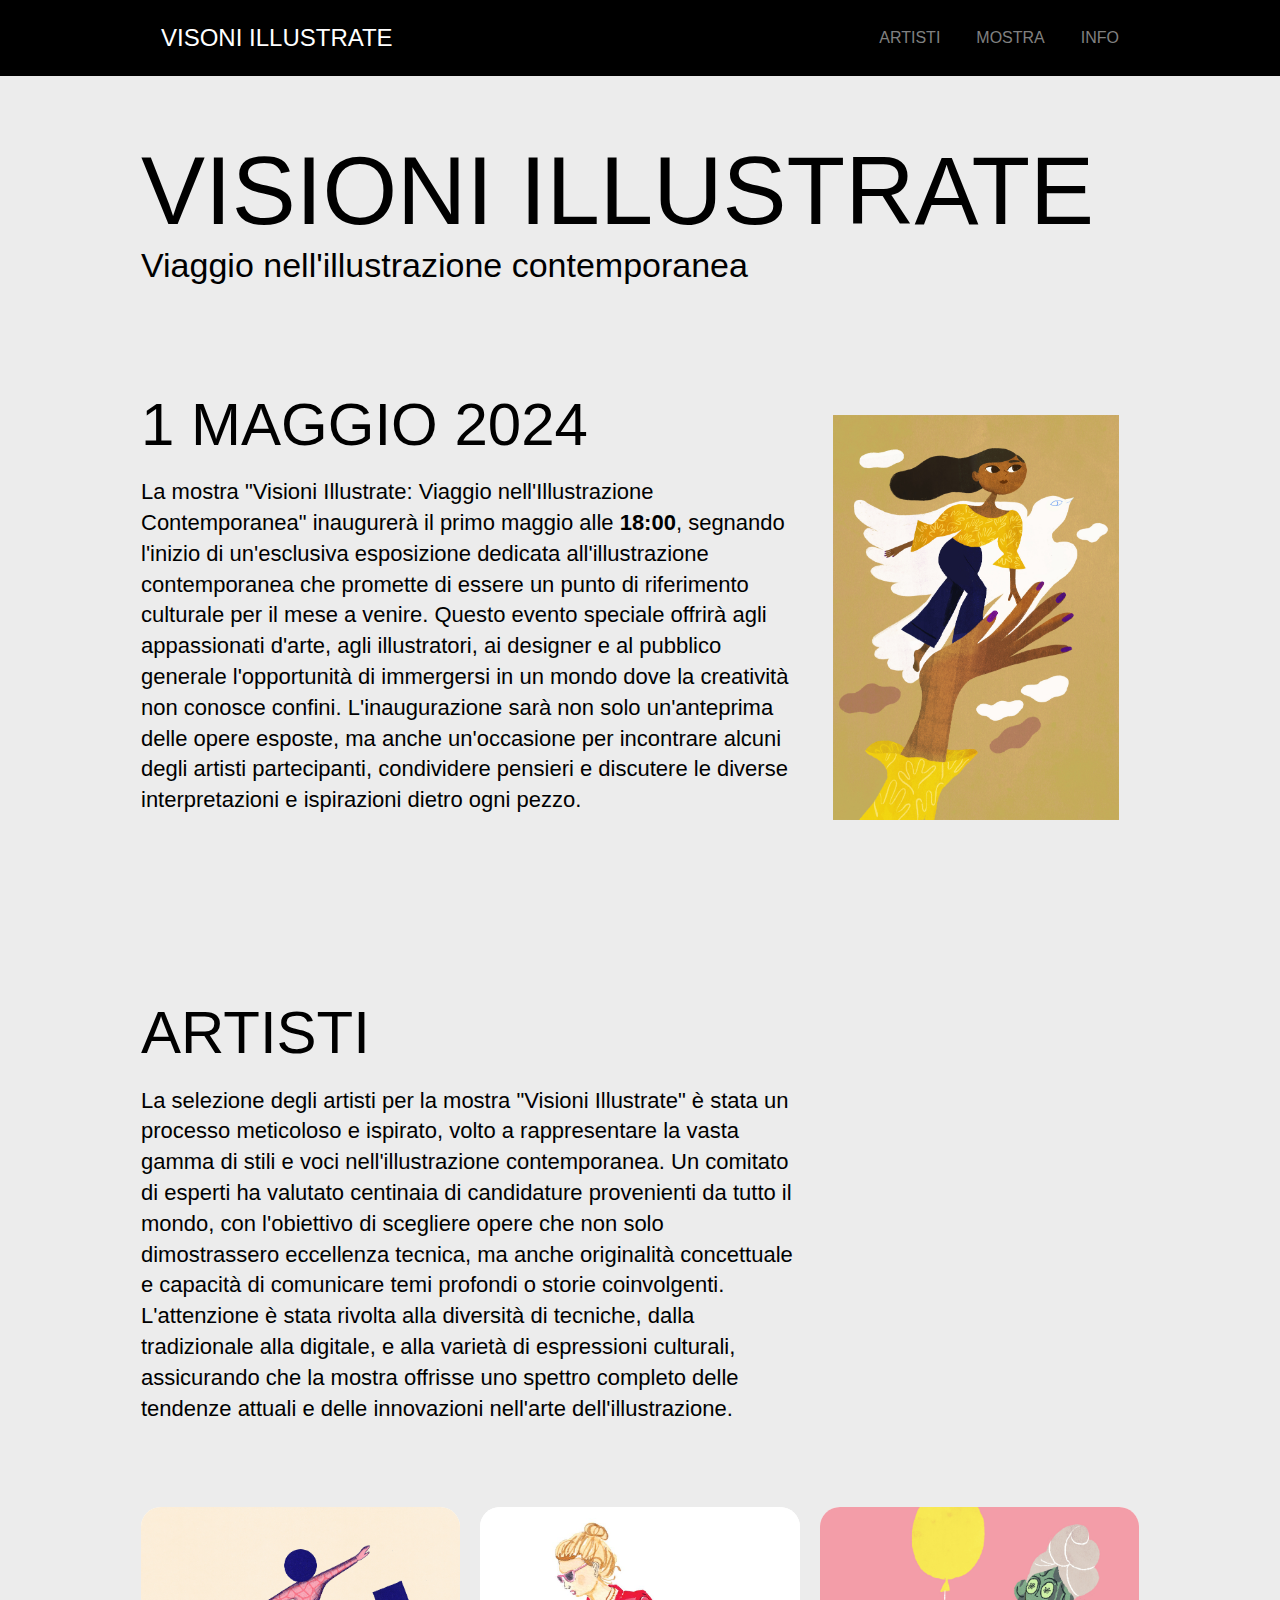
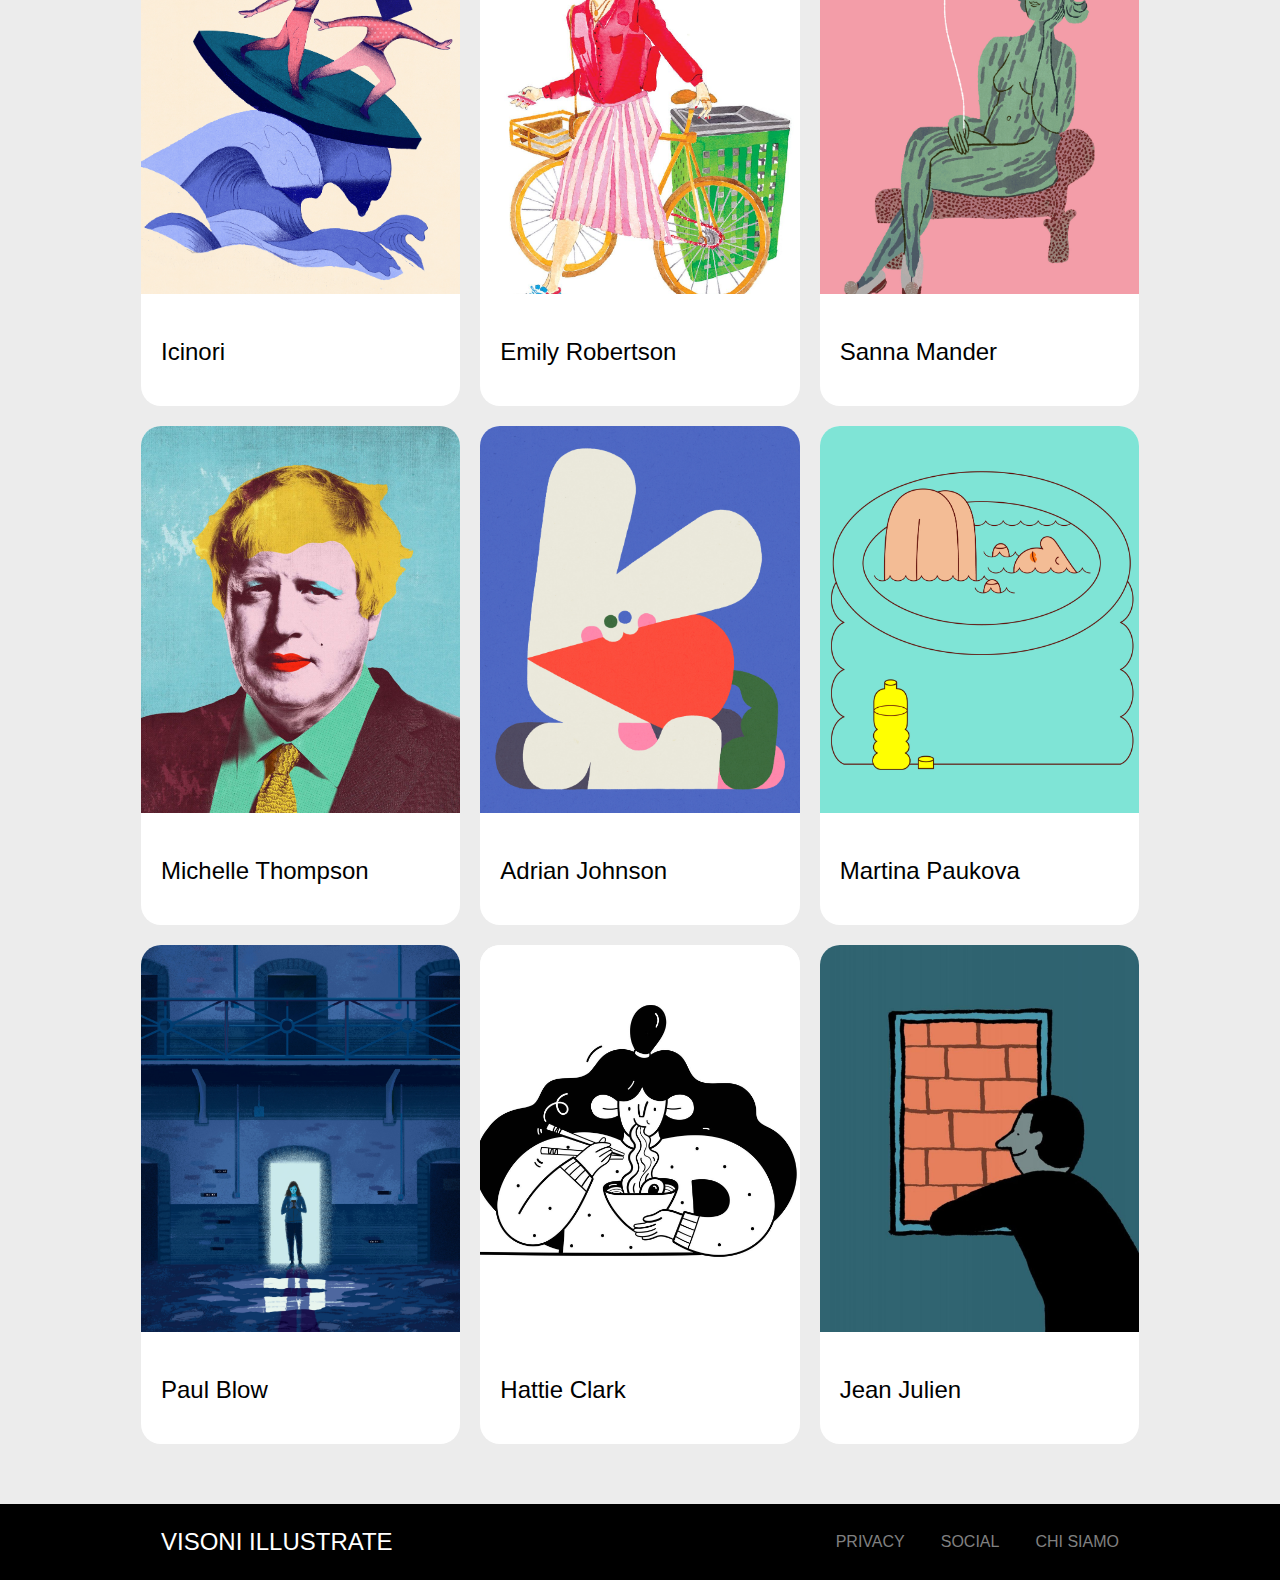
<file: index.html>
<!DOCTYPE html>
<html lang="en">
<head>
    <meta charset="UTF-8">
    <meta name="viewport" content="width=device-width, initial-scale=1.0">
    <title>Visioni illustrate</title>
    <link rel="stylesheet" href="style.css">

<link href="https://api.fontshare.com/v2/css?f[]=general-sans@400,401,500,501,700,701&display=swap" rel="stylesheet">
</head>
<body>
    <header>
        <section class="testa">
        <p><a href="index.html">VISONI ILLUSTRATE</a></p>
        <nav>
            <ul>
                <li><a href="artisti.html">ARTISTI</a></li>
                <li><a href="mostra.html">MOSTRA</a></li>
                <li><a href="info.html">INFO</a></li>
            </ul>
        </nav>
    </section>
    </header>
    <main>
        <section class="titolo">
            <h2>VISIONI ILLUSTRATE</h2>
            <p>Viaggio nell'illustrazione contemporanea</p>
        </section>
        <section>
            <div class="container">
                <div class="text">
                    <h2>1 MAGGIO 2024</h2>
                    <p>La mostra "Visioni Illustrate: Viaggio nell'Illustrazione 
                        Contemporanea" inaugurerà il primo maggio alle <b>18:00</b>, 
                        segnando l'inizio di un'esclusiva esposizione dedicata 
                        all'illustrazione contemporanea che promette di essere 
                        un punto di riferimento culturale per il mese a venire. 
                        Questo evento speciale offrirà agli appassionati d'arte, 
                        agli illustratori, ai designer e al pubblico generale 
                        l'opportunità di immergersi in un mondo dove la creatività 
                        non conosce confini. L'inaugurazione sarà non solo un'anteprima 
                        delle opere esposte, ma anche un'occasione per incontrare alcuni 
                        degli artisti partecipanti, condividere pensieri e discutere 
                        le diverse interpretazioni e ispirazioni dietro ogni pezzo.</p>
                </div>
                <div class="image">
                    <img src="Images/sanna-mander/8.jpg" alt="">
                </div>
            </div>
        </section>
        <section>
            <div class="container">
                <div class="text">
                    <h2>ARTISTI</h2>
                    <p>La selezione degli artisti per la mostra 
                        "Visioni Illustrate" è stata un processo 
                        meticoloso e ispirato, volto a rappresentare la vasta
                         gamma di stili e voci nell'illustrazione contemporanea. Un comitato 
                         di esperti ha valutato centinaia di candidature provenienti da tutto 
                         il mondo, con l'obiettivo di scegliere opere che non solo 
                         dimostrassero eccellenza tecnica, ma anche originalità concettuale 
                         e capacità di comunicare temi profondi o storie coinvolgenti. 
                         L'attenzione è stata rivolta alla diversità di tecniche, dalla 
                         tradizionale alla digitale, e alla varietà di espressioni culturali, 
                         assicurando che la mostra offrisse uno spettro completo delle 
                         tendenze attuali e delle innovazioni nell'arte dell'illustrazione.</p>
                </div>
                </div>  
        </section>
        <section class="cards">
            <div class="overlay">
                <a href="icinori.html">
                <img src="Cards/4.jpg" alt="">
                <h2>Icinori</h2>
            </a>
            </div>
            <div class="overlay">
                <a href="emilyrobertson.html">
                <img src="Cards/Handsome-Frank-Emily Robertson (3).jpg" alt="">
                <h2>Emily Robertson</h2>
            </a>
            </div>
            <div class="overlay">
                <a href="sannamander.html">
                <img src="Cards/AP_Sanna_Mander_havisamanda_2_2x-scaled.jpg" alt="">
                <h2>Sanna Mander</h2>
            </a>
            </div>
            <div class="overlay">
                <a href="michellethompson.html">
                <img src="Cards/Handsome-Frank-Michelle Thompson (5).jpg" alt="">
                <h2>Michelle Thompson</h2>
            </a>
            </div>
            <div class="overlay">
                <a href="adrianjohnson.html">
                <img src="Cards/AP_Adrian_Johnson_CARROT_2x-scaled.jpg" alt="">
                <h2>Adrian Johnson</h2>
            </a>
            </div>
            <div class="overlay">
                <a href="martinapaukova.html">
                <img src="Cards/AP_Martina_Paukova_Hamburg_Solo_Show_5-scaled.jpg" alt="">
                <h2>Martina Paukova</h2>
            </a>
            </div>
            <div class="overlay">
                <a href="paulblow.html">
                <img src="Cards/Handsome-Frank-Paul Blow (2).jpg" alt="">
                <h2>Paul Blow</h2>
            </a>
            </div>
            <div class="overlay">
                <a href="hattieclark.html">
                <img src="Cards/Handsome-Frank-Hattie Clark (8).jpg" alt="">
                <h2>Hattie Clark</h2>
            </a>
            </div>
            <div class="overlay">
                <a href="jeanjulien.html">
                <img src="Cards/Handsome-Frank-Jean Jullien (5).jpg" alt="">
                <h2>Jean Julien</h2>
            </a>
            </div>
        </section>
    </main>
    <footer>
        <section class="piede">
            <p><a href="index.html">VISONI ILLUSTRATE</a></p>
        <nav>
            <ul>
                <li><a href="">PRIVACY</a></li>
                <li><a href="">SOCIAL</a></li>
                <li><a href="">CHI SIAMO</a></li>
            </ul>
        </nav>
    </section>
    </footer>
</body>
</html>
</file>
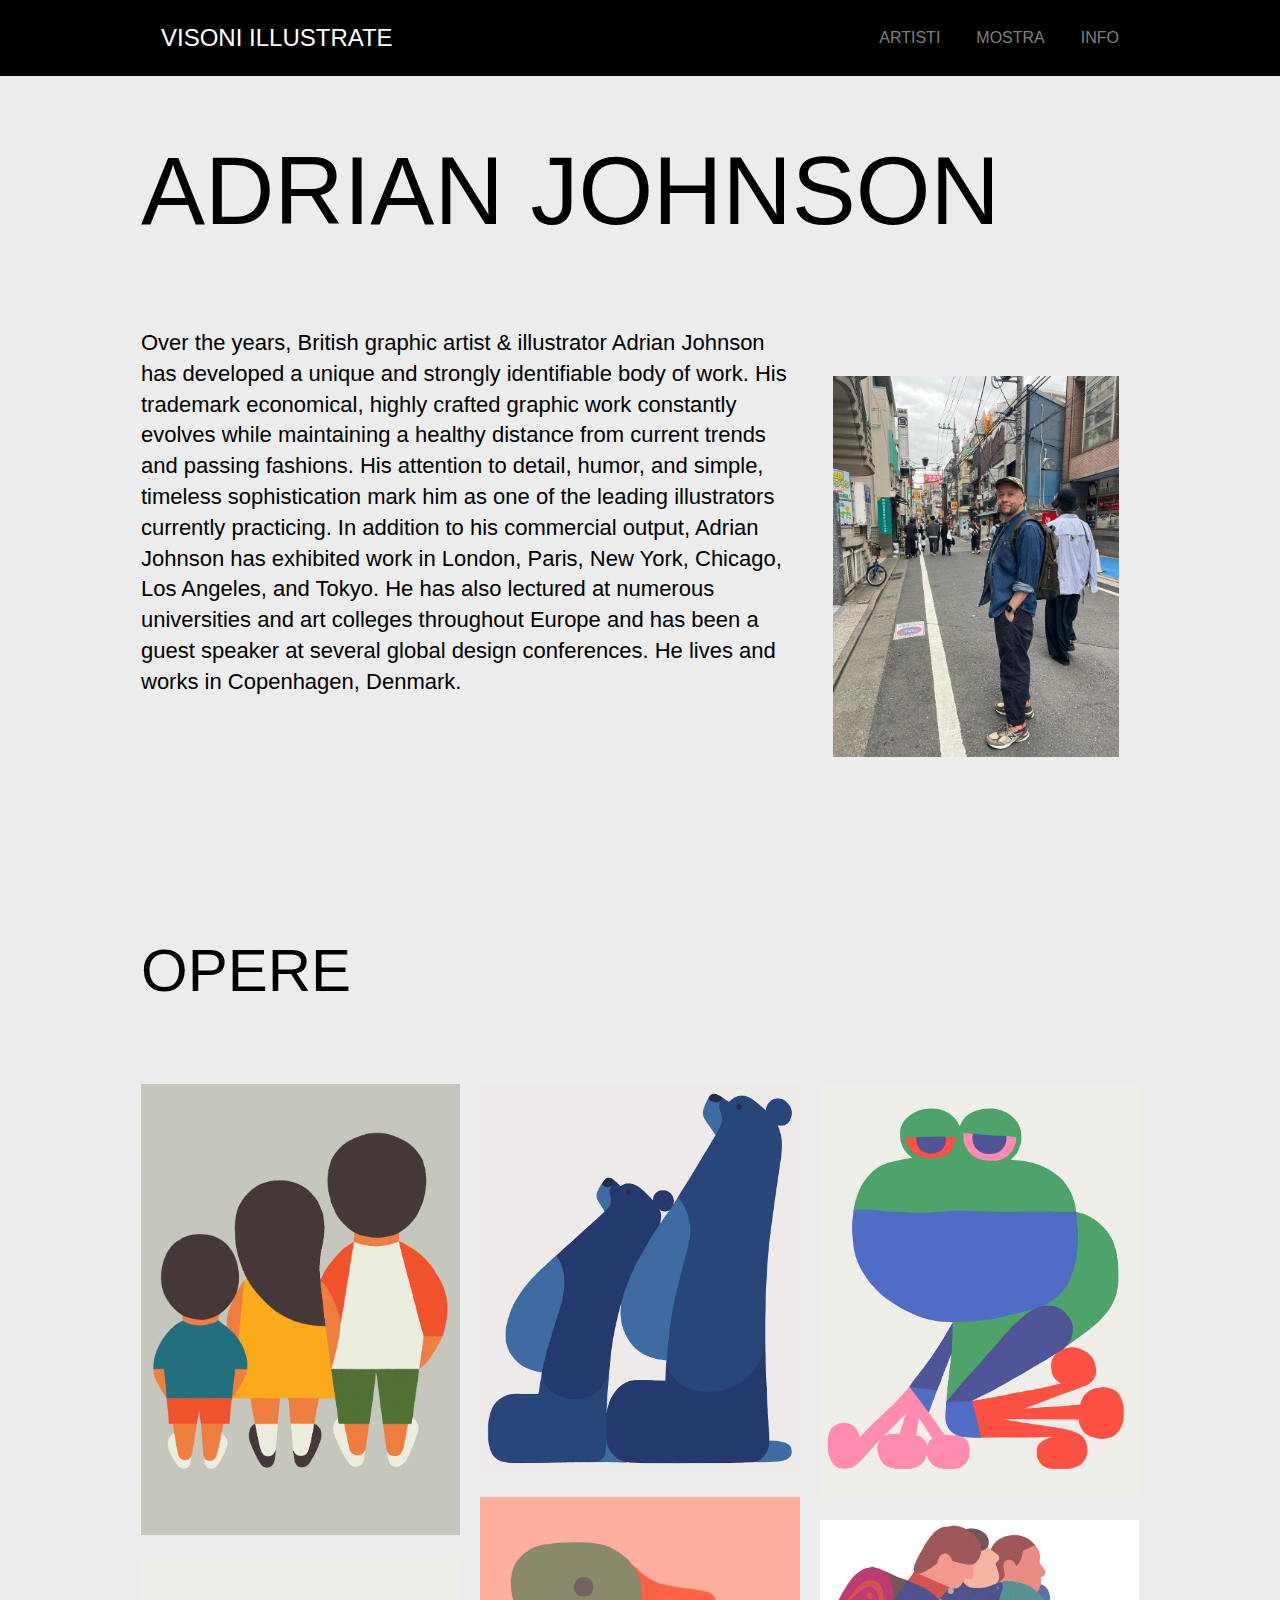
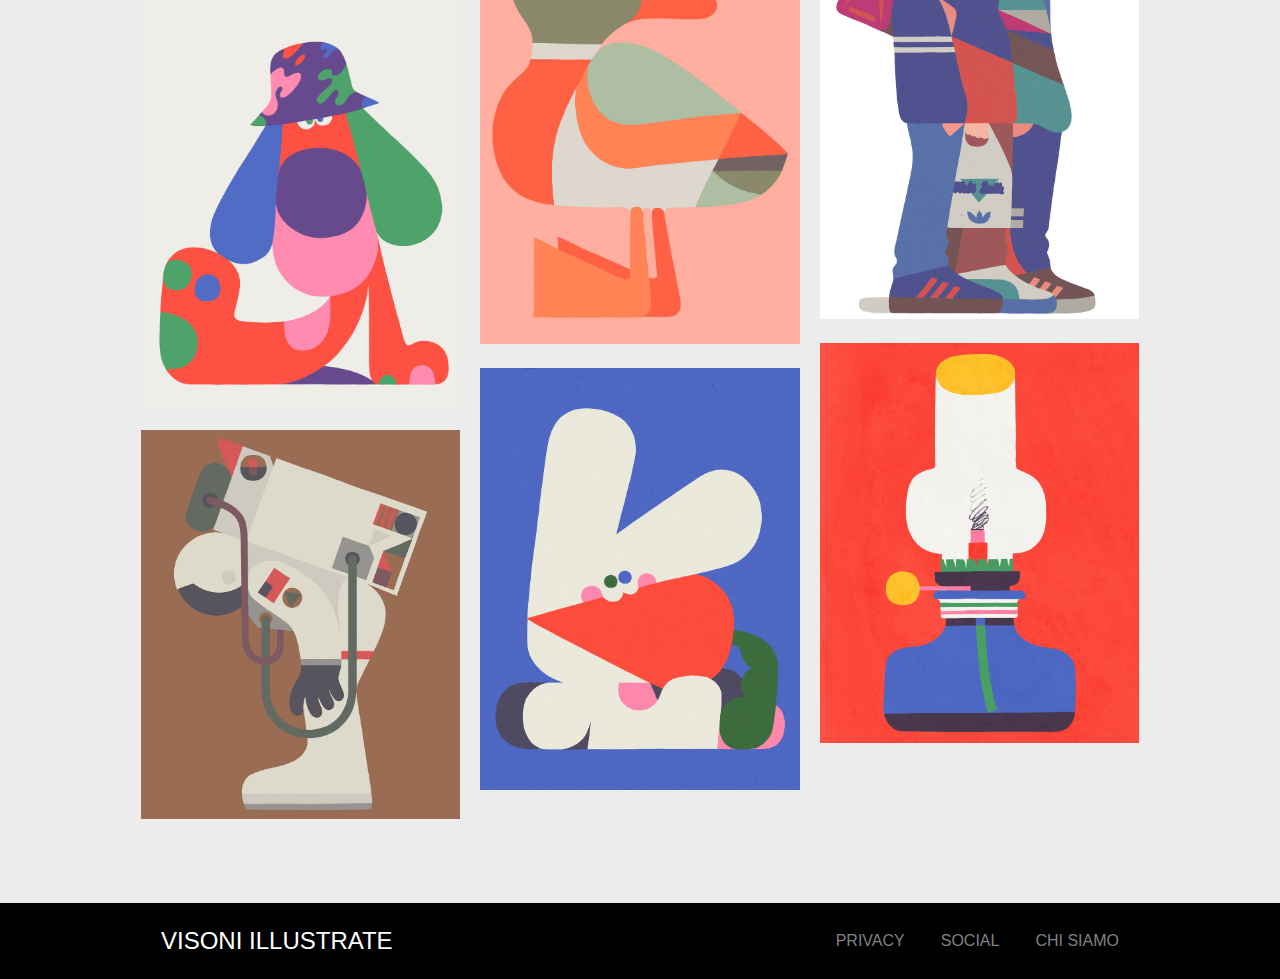
<file: adrianjohnson.html>
<!DOCTYPE html>
<html lang="en">
<head>
    <meta charset="UTF-8">
    <meta name="viewport" content="width=device-width, initial-scale=1.0">
    <title>Document</title>
    <link rel="stylesheet" href="style.css">
    <link href="https://api.fontshare.com/v2/css?f[]=general-sans@400,401,500,501,700,701&display=swap" rel="stylesheet">
</head>
<body>
    <body>
        <header>
            <section class="testa">
            <p><a href="index.html">VISONI ILLUSTRATE</a></p>
            <nav>
                <ul>
                    <li><a href="artisti.html">ARTISTI</a></li>
                    <li><a href="mostra.html">MOSTRA</a></li>
                    <li><a href="info.html">INFO</a></li>
                </ul>
            </nav>
        </section>
        </header>
        <main>
            <section class="titolo">
                <h2>ADRIAN JOHNSON</h2>
            </section>
            <section>
                <div class="container">
                    <div class="text">
                        <p>Over the years, British graphic artist & 
                            illustrator Adrian Johnson has developed a 
                            unique and strongly identifiable body of work. 
                            His trademark economical, highly crafted graphic 
                            work constantly evolves while maintaining a healthy 
                            distance from current trends and passing fashions. 
                            His attention to detail, humor, and simple, 
                            timeless sophistication mark him as one of 
                            the leading illustrators currently practicing.
                            In addition to his commercial output, Adrian 
                            Johnson has exhibited work in London, Paris, 
                            New York, Chicago, Los Angeles, and Tokyo. 
                            He has also lectured at numerous universities 
                            and art colleges throughout Europe and has been 
                            a guest speaker at several global design conferences. 
                            He lives and works in Copenhagen, Denmark.</p>     
                    </div>
                    <div class="image">
                        <img src="Images/adrian johnson.jpeg" alt="">
                    </div>
                </div>
            </section>
            <section>
                <div class="container">
                    <div class="text">
                        <h2>OPERE</h2>
                    </div>
                    </div>  
            </section>
            <section class="work">
                <div class="opere">
                    <img src="Images/adrian-johnson/1.jpg" alt="">
                </div>
                <div class="opere">
                    <img src="Images/adrian-johnson/2.jpg" alt="">
                </div>
                <div class="opere">
                    <img src="Images/adrian-johnson/3.jpg" alt="">
                </div>
                <div class="opere">
                    <img src="Images/adrian-johnson/4.jpg" alt="">
                </div>
                <div class="opere">
                    <img src="Images/adrian-johnson/5.jpg" alt="">
                </div>
                <div class="opere">
                    <img src="Cards/AP_Adrian_Johnson_CARROT_2x-scaled.jpg" alt="">
                </div>
                <div class="opere">
                    <img src="Images/adrian-johnson/7.jpg" alt="">
                </div>
                <div class="opere">
                    <img src="Images/adrian-johnson/8.jpg" alt="">
                </div>
                <div class="opere">
                    <img src="Images/adrian-johnson/9.jpg" alt="">
                </div>
            </section>
        </main>
        <footer>
            <section class="piede">
                <p><a href="index.html">VISONI ILLUSTRATE</a></p>
            <nav>
                <ul>
                    <li><a href="">PRIVACY</a></li>
                    <li><a href="">SOCIAL</a></li>
                    <li><a href="">CHI SIAMO</a></li>
                </ul>
            </nav>
        </section>
        </footer>
    </body>
</body>
</html>
</file>
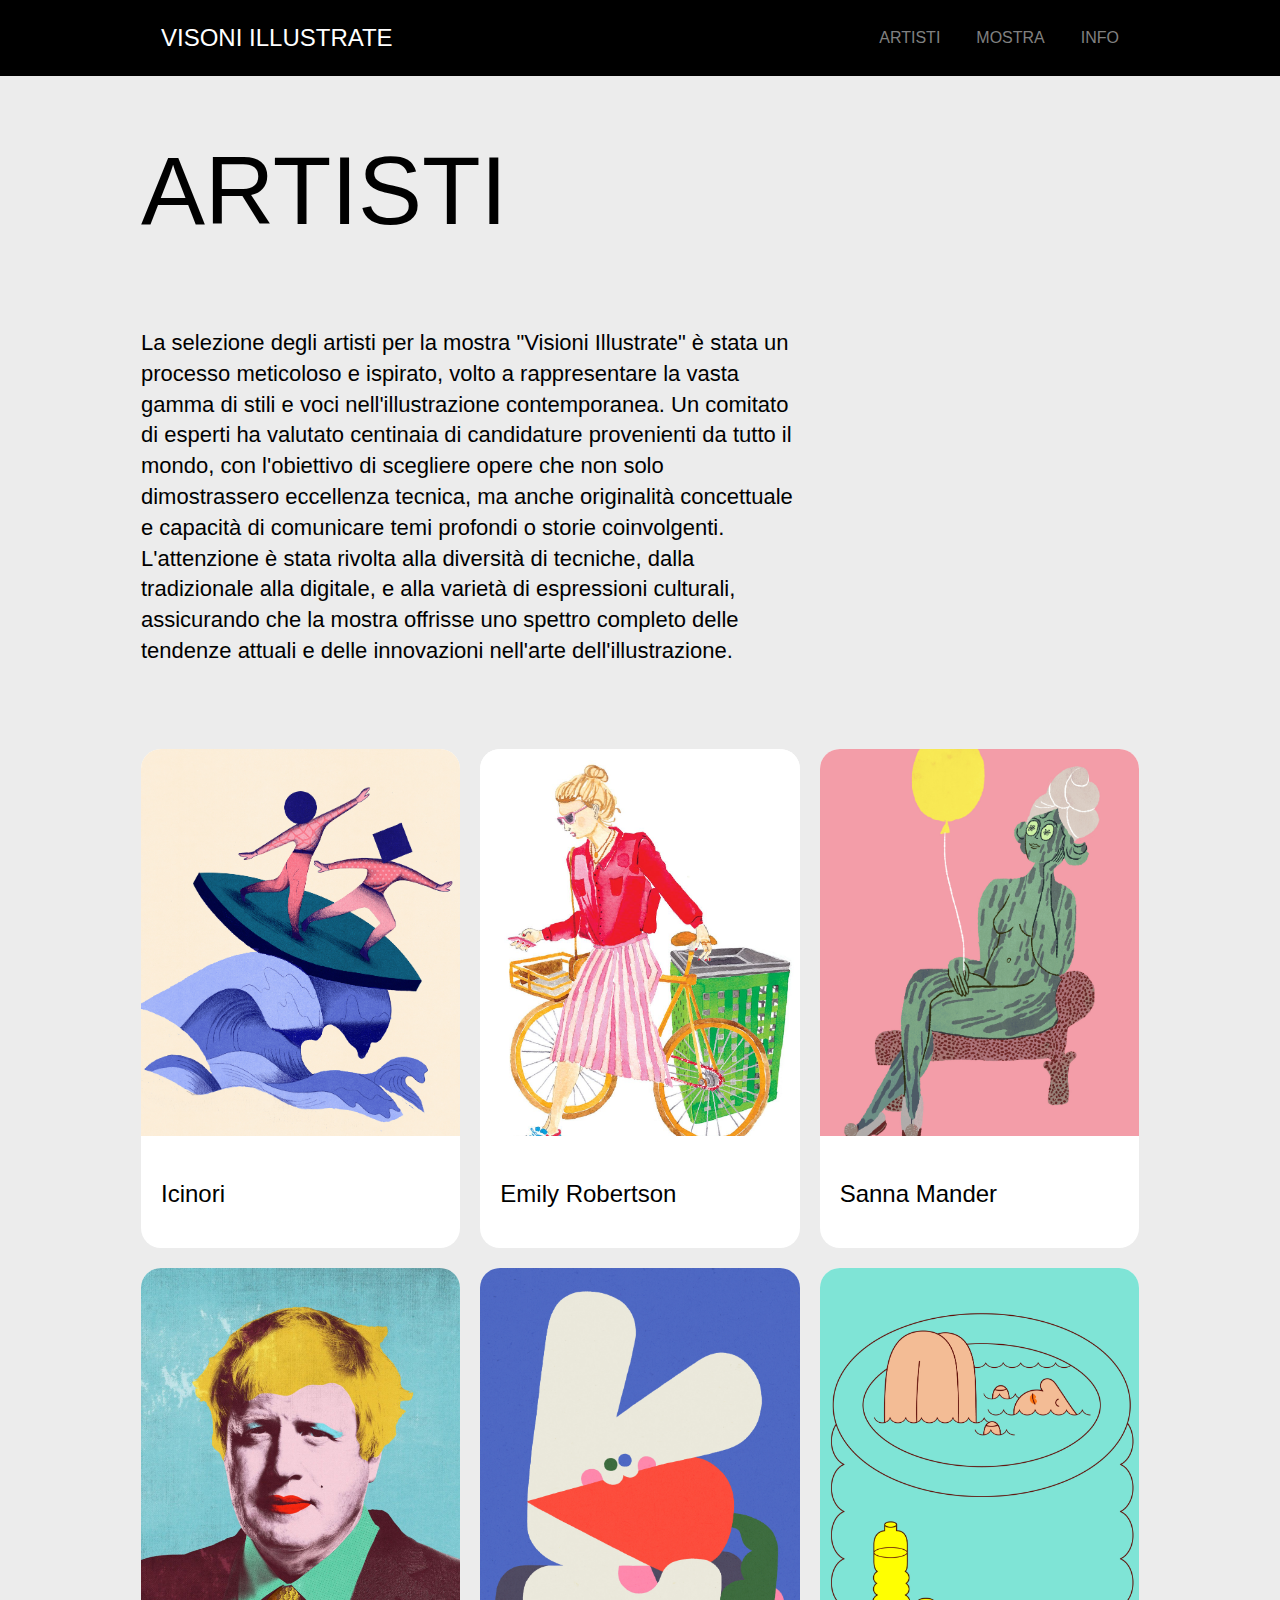
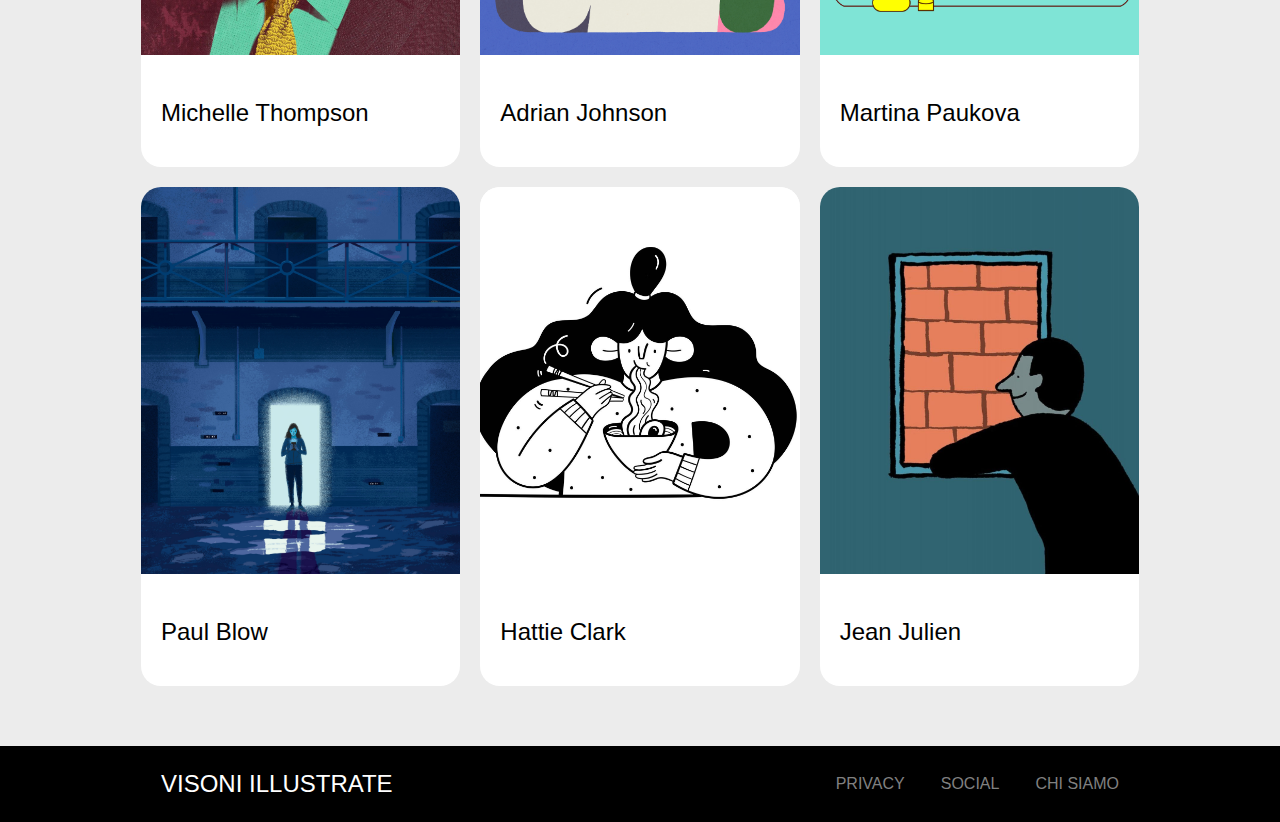
<file: artisti.html>
<!DOCTYPE html>
<html lang="en">
<head>
    <meta charset="UTF-8">
    <meta name="viewport" content="width=device-width, initial-scale=1.0">
    <title>Artisti</title>
    <link rel="stylesheet" href="style.css">
    <link href="https://api.fontshare.com/v2/css?f[]=general-sans@400,401,500,501,700,701&display=swap" rel="stylesheet">
</head>
<body>
    <body>
        <header>
            <section class="testa">
            <p><a href="index.html">VISONI ILLUSTRATE</a></p>
            <nav>
                <ul>
                    <li><a href="artisti.html">ARTISTI</a></li>
                    <li><a href="mostra.html">MOSTRA</a></li>
                    <li><a href="info.html">INFO</a></li>
                </ul>
            </nav>
        </section>
        </header>
        <main>
            <section class="titolo">
                <h2>ARTISTI</h2>
            </section>

            </section>
            <section>
                <div class="container">
                    <div class="text">
                        <p>La selezione degli artisti per la mostra 
                            "Visioni Illustrate" è stata un processo 
                            meticoloso e ispirato, volto a rappresentare la vasta
                             gamma di stili e voci nell'illustrazione contemporanea. Un comitato 
                             di esperti ha valutato centinaia di candidature provenienti da tutto 
                             il mondo, con l'obiettivo di scegliere opere che non solo 
                             dimostrassero eccellenza tecnica, ma anche originalità concettuale 
                             e capacità di comunicare temi profondi o storie coinvolgenti. 
                             L'attenzione è stata rivolta alla diversità di tecniche, dalla 
                             tradizionale alla digitale, e alla varietà di espressioni culturali, 
                             assicurando che la mostra offrisse uno spettro completo delle 
                             tendenze attuali e delle innovazioni nell'arte dell'illustrazione.</p>
                    </div>
                    </div>  
            </section>
            <section class="cards">
                <div class="overlay">
                    <a href="icinori.html">
                    <img src="Cards/4.jpg" alt="">
                    <h2>Icinori</h2>
                </a>
                </div>
                <div class="overlay">
                    <a href="emilyrobertson.html">
                    <img src="Cards/Handsome-Frank-Emily Robertson (3).jpg" alt="">
                    <h2>Emily Robertson</h2>
                </a>
                </div>
                <div class="overlay">
                    <a href="sannamander.html">
                    <img src="Cards/AP_Sanna_Mander_havisamanda_2_2x-scaled.jpg" alt="">
                    <h2>Sanna Mander</h2>
                </a>
                </div>
                <div class="overlay">
                    <a href="michellethompson.html">
                    <img src="Cards/Handsome-Frank-Michelle Thompson (5).jpg" alt="">
                    <h2>Michelle Thompson</h2>
                </a>
                </div>
                <div class="overlay">
                    <a href="adrianjohnson.html">
                    <img src="Cards/AP_Adrian_Johnson_CARROT_2x-scaled.jpg" alt="">
                    <h2>Adrian Johnson</h2>
                </a>
                </div>
                <div class="overlay">
                    <a href="martinapaukova.html">
                    <img src="Cards/AP_Martina_Paukova_Hamburg_Solo_Show_5-scaled.jpg" alt="">
                    <h2>Martina Paukova</h2>
                </a>
                </div>
                <div class="overlay">
                    <a href="paulblow.html">
                    <img src="Cards/Handsome-Frank-Paul Blow (2).jpg" alt="">
                    <h2>Paul Blow</h2>
                </a>
                </div>
                <div class="overlay">
                    <a href="hattieclark.html">
                    <img src="Cards/Handsome-Frank-Hattie Clark (8).jpg" alt="">
                    <h2>Hattie Clark</h2>
                </a>
                </div>
                <div class="overlay">
                    <a href="jeanjulien.html">
                    <img src="Cards/Handsome-Frank-Jean Jullien (5).jpg" alt="">
                    <h2>Jean Julien</h2>
                </a>
                </div>
            </section>
        </main>
        <footer>
            <section class="piede">
                <p><a href="index.html">VISONI ILLUSTRATE</a></p>
            <nav>
                <ul>
                    <li><a href="">PRIVACY</a></li>
                    <li><a href="">SOCIAL</a></li>
                    <li><a href="">CHI SIAMO</a></li>
                </ul>
            </nav>
        </section>
        </footer>
    </body>
</body>
</html>
</file>
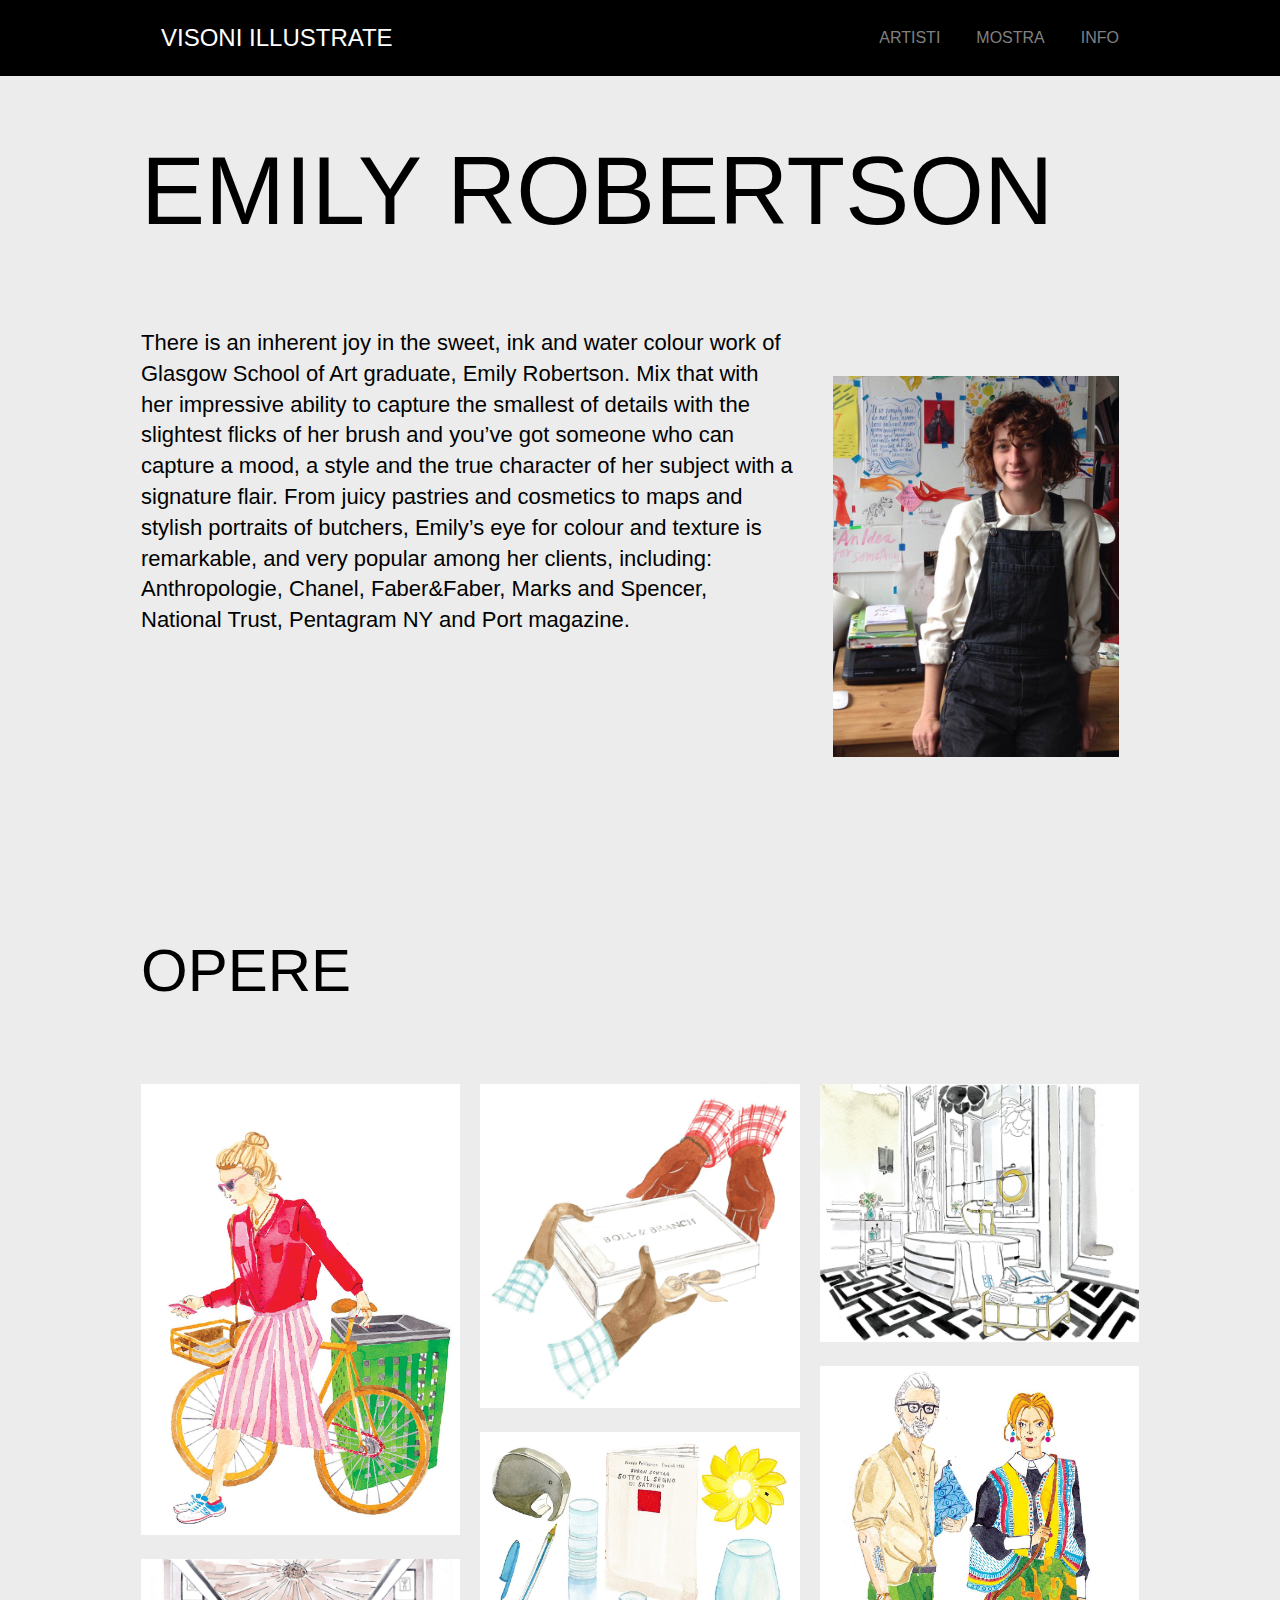
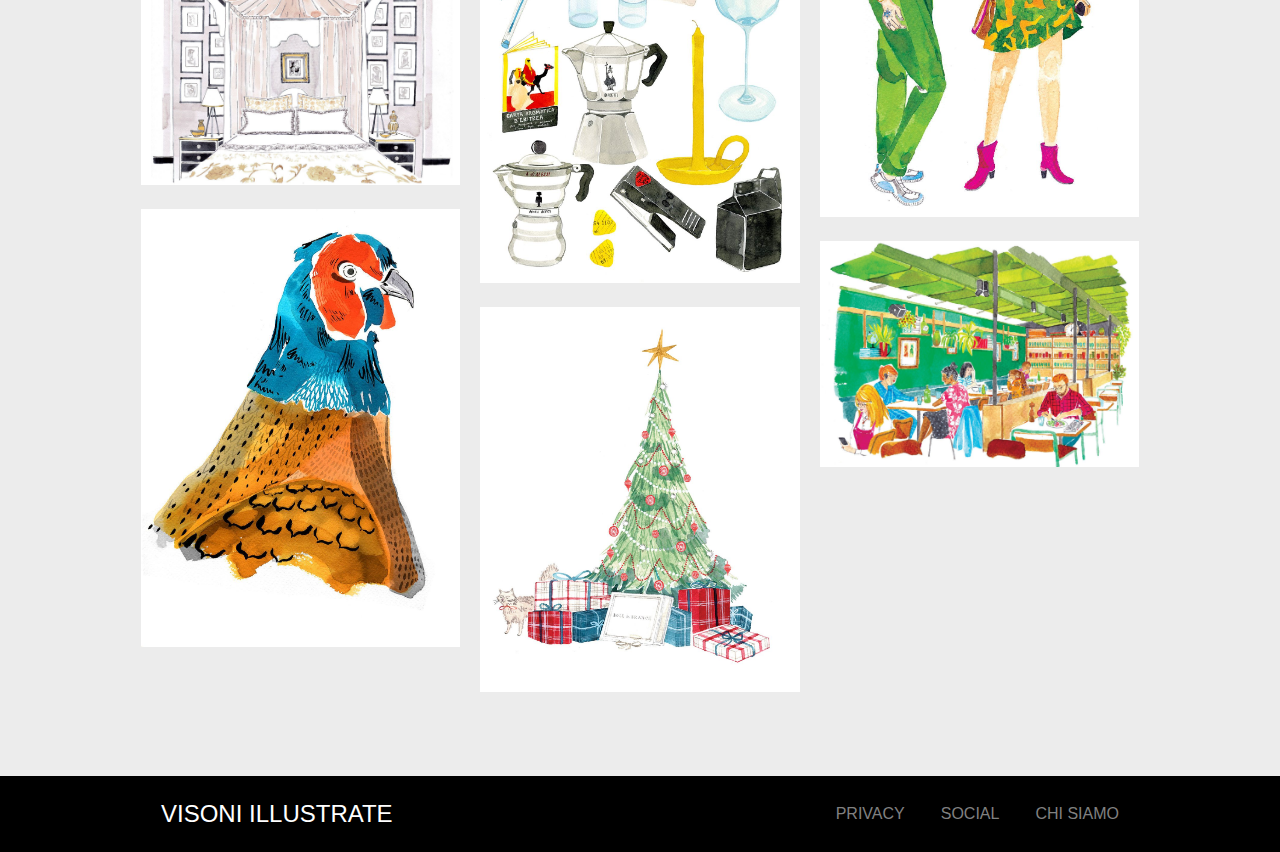
<file: emilyrobertson.html>
<!DOCTYPE html>
<html lang="en">
<head>
    <meta charset="UTF-8">
    <meta name="viewport" content="width=device-width, initial-scale=1.0">
    <title>Document</title>
    <link rel="stylesheet" href="style.css">
    <link href="https://api.fontshare.com/v2/css?f[]=general-sans@400,401,500,501,700,701&display=swap" rel="stylesheet">
</head>
<body>
    <body>
        <header>
            <section class="testa">
            <p><a href="index.html">VISONI ILLUSTRATE</a></p>
            <nav>
                <ul>
                    <li><a href="artisti.html">ARTISTI</a></li>
                    <li><a href="mostra.html">MOSTRA</a></li>
                    <li><a href="info.html">INFO</a></li>
                </ul>
            </nav>
        </section>
        </header>
        <main>
            <section class="titolo">
                <h2>EMILY ROBERTSON</h2>
            </section>
            <section>
                <div class="container">
                    <div class="text">
                        <p>There is an inherent joy in the sweet, ink and water 
                            colour work of Glasgow School of Art graduate, Emily 
                            Robertson. Mix that with her impressive ability to 
                            capture the smallest of details with the slightest 
                            flicks of her brush and you’ve got someone who can 
                            capture a mood, a style and the true character of 
                            her subject with a signature flair.
                            From juicy pastries and cosmetics to maps and stylish 
                            portraits of butchers, Emily’s eye for colour and 
                            texture is remarkable, and very popular among her 
                            clients, including: Anthropologie, Chanel, 
                            Faber&Faber, Marks and Spencer, National 
                            Trust, Pentagram NY and Port magazine.</p>     
                    </div>
                    <div class="image">
                        <img src="Images/Emily_Robertson.jpg" alt="">
                    </div>
                </div>
            </section>
            <section>
                <div class="container">
                    <div class="text">
                        <h2>OPERE</h2>
                    </div>
                    </div>  
            </section>
            <section class="work">
                <div class="opere">
                    <img src="Cards/Handsome-Frank-Emily Robertson (3).jpg" alt="">
                </div>
                <div class="opere">
                    <img src="Images/emily-robertson/2.jpg" alt="">
                </div>
                <div class="opere">
                    <img src="Images/emily-robertson/3.jpg" alt="">
                </div>
                <div class="opere">
                    <img src="Images/emily-robertson/4.jpg" alt="">
                </div>
                <div class="opere">
                    <img src="Images/emily-robertson/5.jpg" alt="">
                </div>
                <div class="opere">
                    <img src="Images/emily-robertson/6.jpg" alt="">
                </div>
                <div class="opere">
                    <img src="Images/emily-robertson/7.jpg" alt="">
                </div>
                <div class="opere">
                    <img src="Images/emily-robertson/8.jpg" alt="">
                </div>
                <div class="opere">
                    <img src="Images/emily-robertson/9.jpg" alt="">
                </div>
            </section>
        </main>
        <footer>
            <section class="piede">
                <p><a href="index.html">VISONI ILLUSTRATE</a></p>
            <nav>
                <ul>
                    <li><a href="">PRIVACY</a></li>
                    <li><a href="">SOCIAL</a></li>
                    <li><a href="">CHI SIAMO</a></li>
                </ul>
            </nav>
        </section>
        </footer>
    </body>
</body>
</html>
</file>
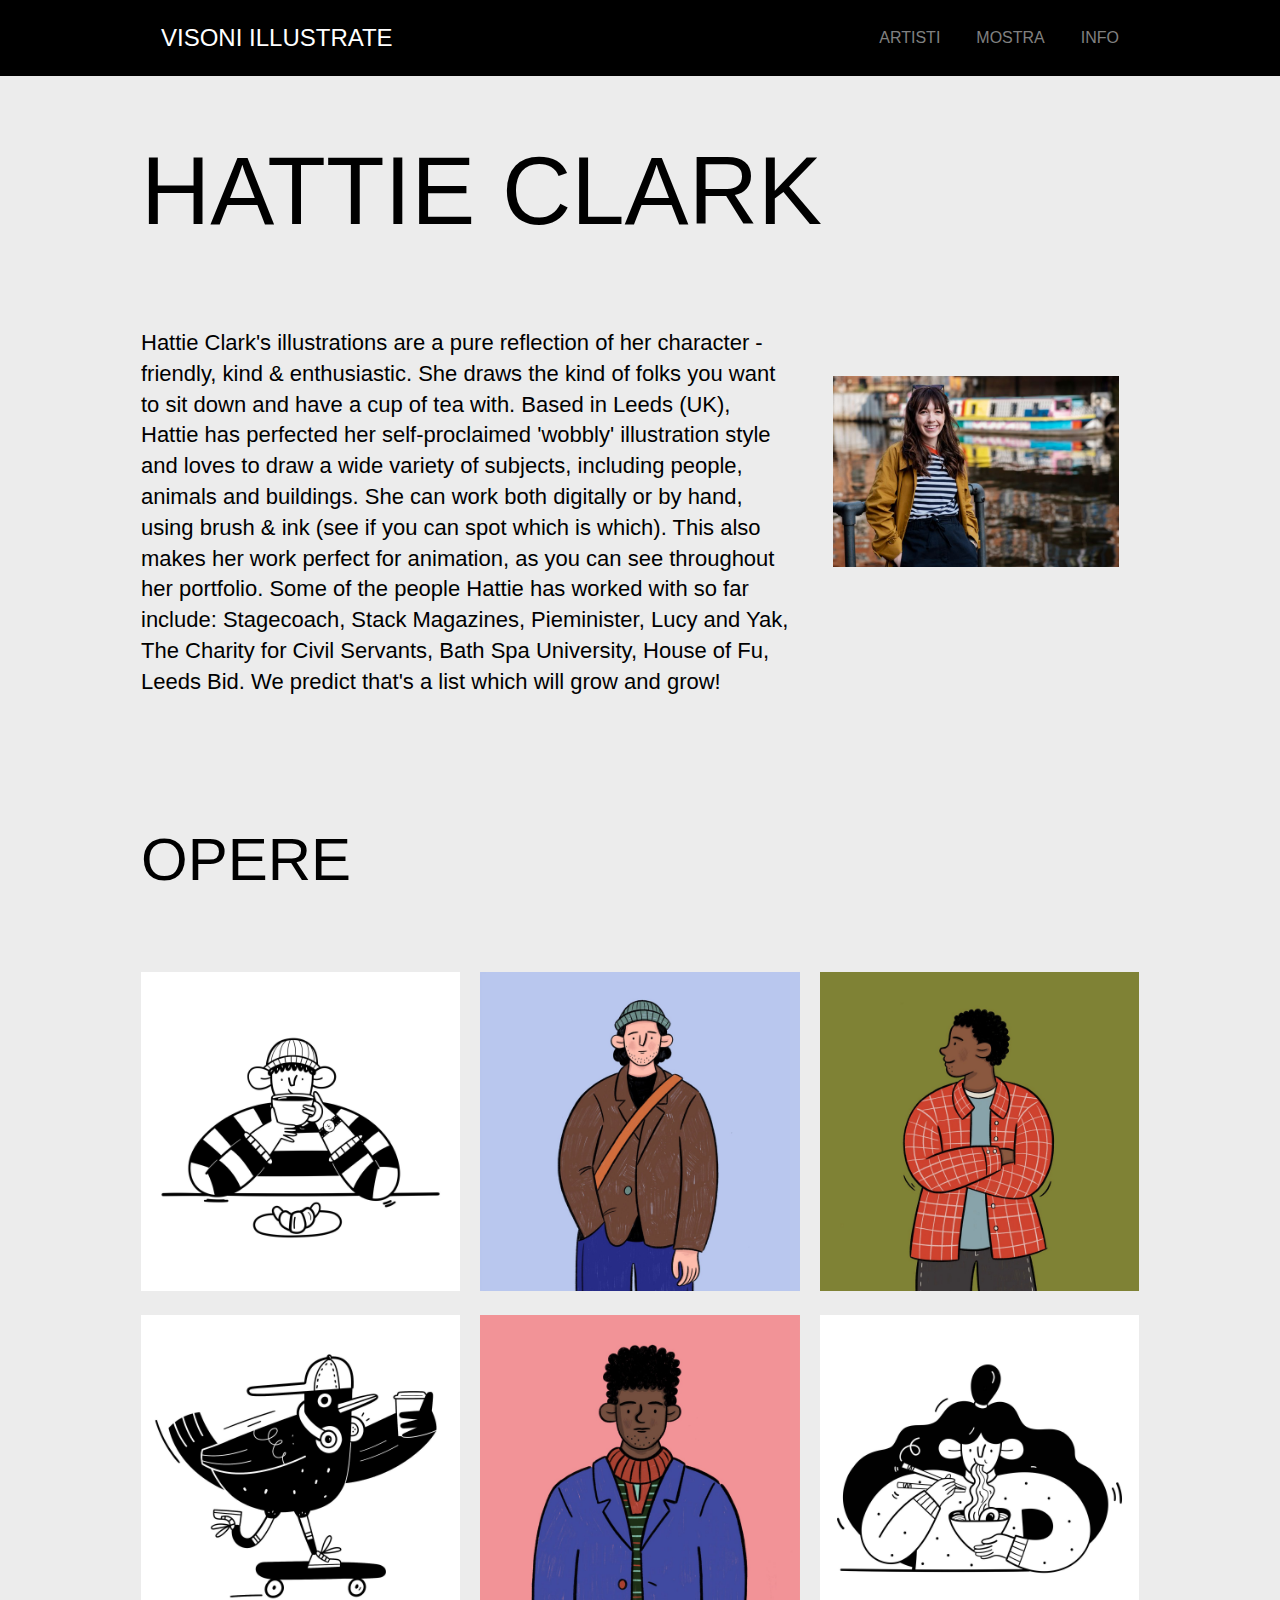
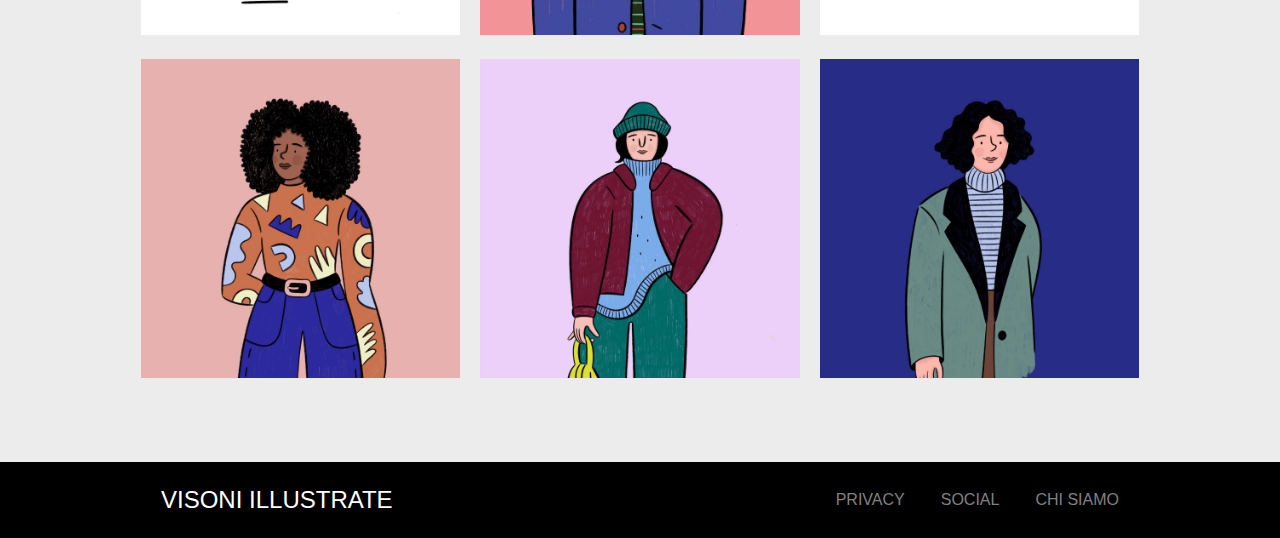
<file: hattieclark.html>
<!DOCTYPE html>
<html lang="en">
<head>
    <meta charset="UTF-8">
    <meta name="viewport" content="width=device-width, initial-scale=1.0">
    <title>Document</title>
    <link rel="stylesheet" href="style.css">
    <link href="https://api.fontshare.com/v2/css?f[]=general-sans@400,401,500,501,700,701&display=swap" rel="stylesheet">
</head>
<body>
    <body>
        <header>
            <section class="testa">
            <p><a href="index.html">VISONI ILLUSTRATE</a></p>
            <nav>
                <ul>
                    <li><a href="artisti.html">ARTISTI</a></li>
                    <li><a href="mostra.html">MOSTRA</a></li>
                    <li><a href="info.html">INFO</a></li>
                </ul>
            </nav>
        </section>
        </header>
        <main>
            <section class="titolo">
                <h2>HATTIE CLARK</h2>
            </section>
            <section>
                <div class="container">
                    <div class="text">
                        <p>Hattie Clark's illustrations are a pure reflection of her 
                            character - friendly, kind & enthusiastic. She draws 
                            the kind of folks you want to sit down and have a cup 
                            of tea with. Based in Leeds (UK), Hattie has perfected 
                            her self-proclaimed 'wobbly' illustration style and 
                            loves to draw a wide variety of subjects, including 
                            people, animals and buildings. She can work both 
                            digitally or by hand, using brush & ink (see if 
                            you can spot which is which). This also makes her 
                            work perfect for animation, as you can see throughout 
                            her portfolio.
                            Some of the people Hattie has worked with so far 
                            include: Stagecoach, Stack Magazines, Pieminister, 
                            Lucy and Yak, The Charity for Civil Servants, 
                            Bath Spa University, House of Fu, Leeds Bid. 
                            We predict that's a list which will grow and grow!</p>     
                    </div>
                    <div class="image">
                        <img src="Images/hattie clark.jpeg" alt="">
                    </div>
                </div>
            </section>
            <section>
                <div class="container">
                    <div class="text">
                        <h2>OPERE</h2>
                    </div>
                    </div>  
            </section>
            <section class="work">
                <div class="opere">
                    <img src="Images/hattie-clark/1.jpg" alt="">
                </div>
                <div class="opere">
                    <img src="Images/hattie-clark/2.jpg" alt="">
                </div>
                <div class="opere">
                    <img src="Images/hattie-clark/3.jpg" alt="">
                </div>
                <div class="opere">
                    <img src="Images/hattie-clark/4.jpg" alt="">
                </div>
                <div class="opere">
                    <img src="Images/hattie-clark/5.jpg" alt="">
                </div>
                <div class="opere">
                    <img src="Images/hattie-clark/6.jpg" alt="">
                </div>
                <div class="opere">
                    <img src="Images/hattie-clark/7.jpg" alt="">
                </div>
                <div class="opere">
                    <img src="Cards/Handsome-Frank-Hattie Clark (8).jpg" alt="">
                </div>
                <div class="opere">
                    <img src="Images/hattie-clark/9.jpg" alt="">
                </div>
            </section>
        </main>
        <footer>
            <section class="piede">
                <p><a href="index.html">VISONI ILLUSTRATE</a></p>
            <nav>
                <ul>
                    <li><a href="">PRIVACY</a></li>
                    <li><a href="">SOCIAL</a></li>
                    <li><a href="">CHI SIAMO</a></li>
                </ul>
            </nav>
        </section>
        </footer>
    </body>
</body>
</html>
</file>
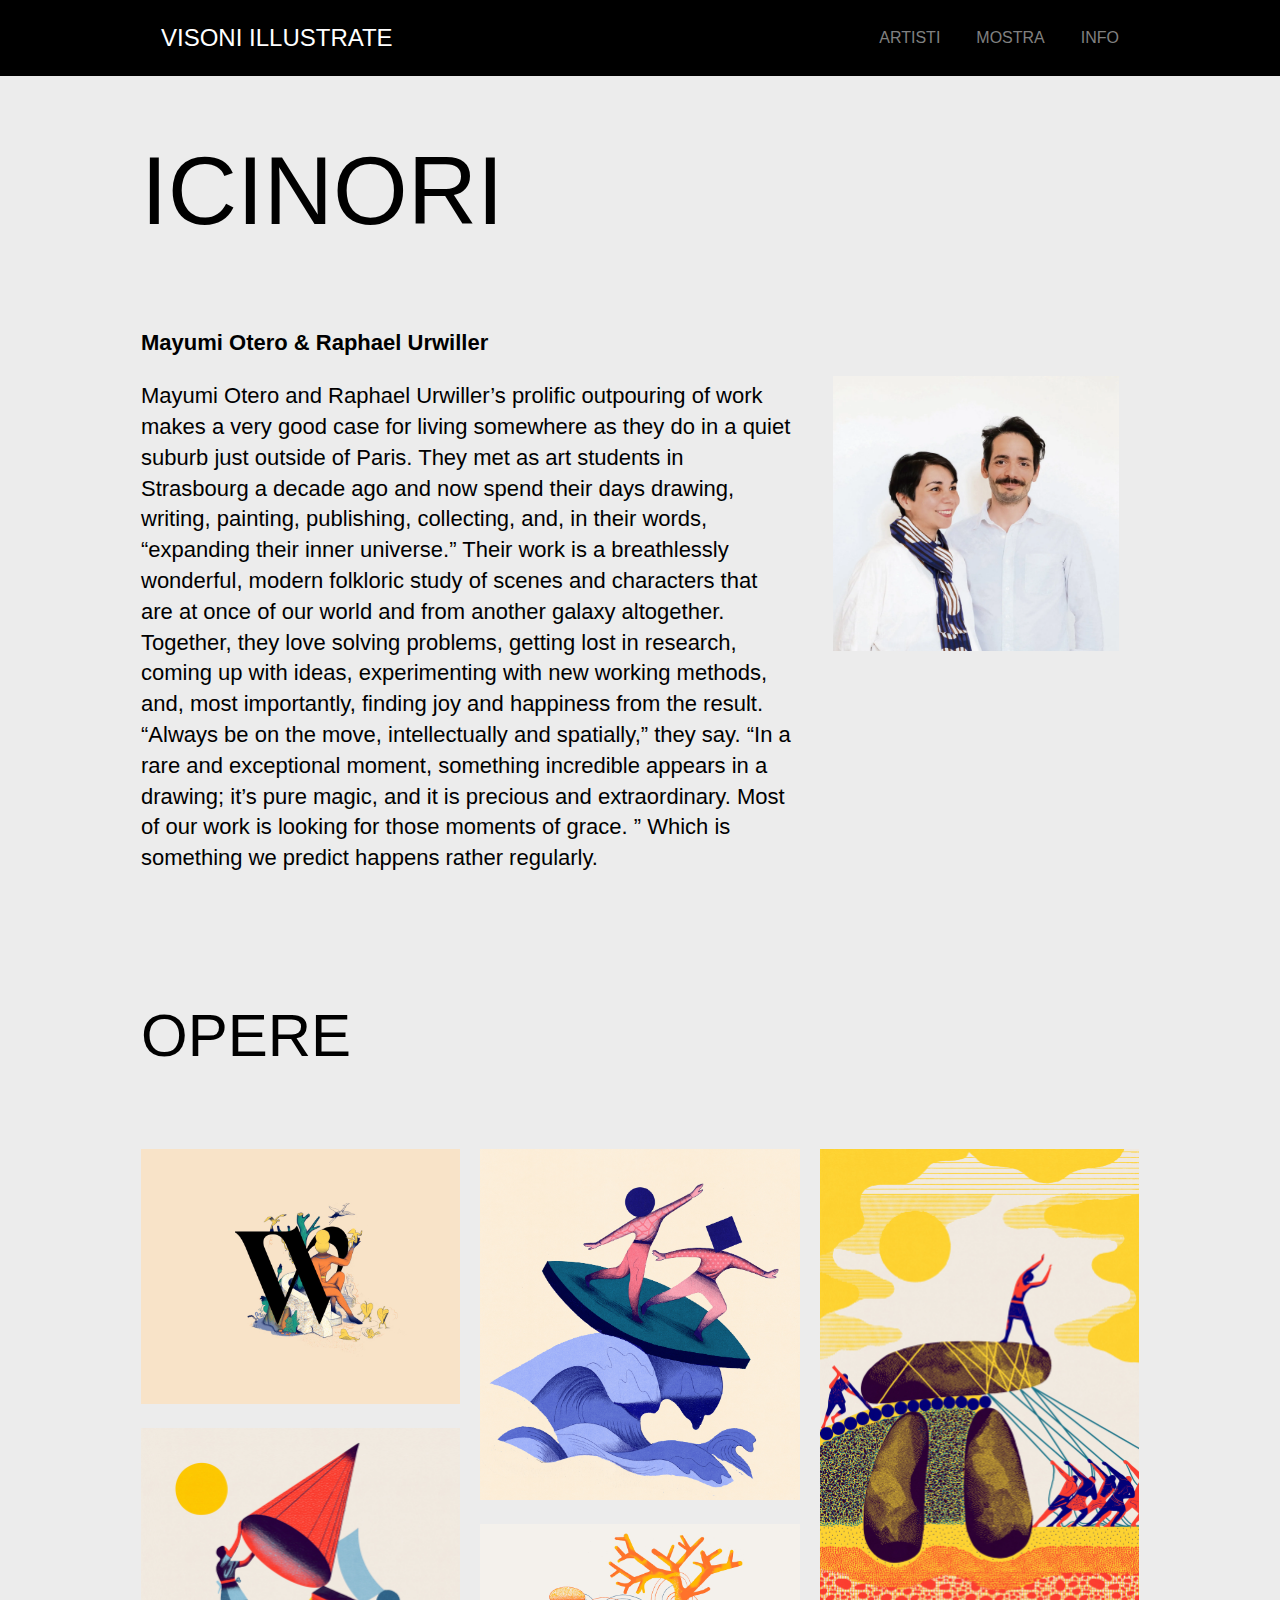
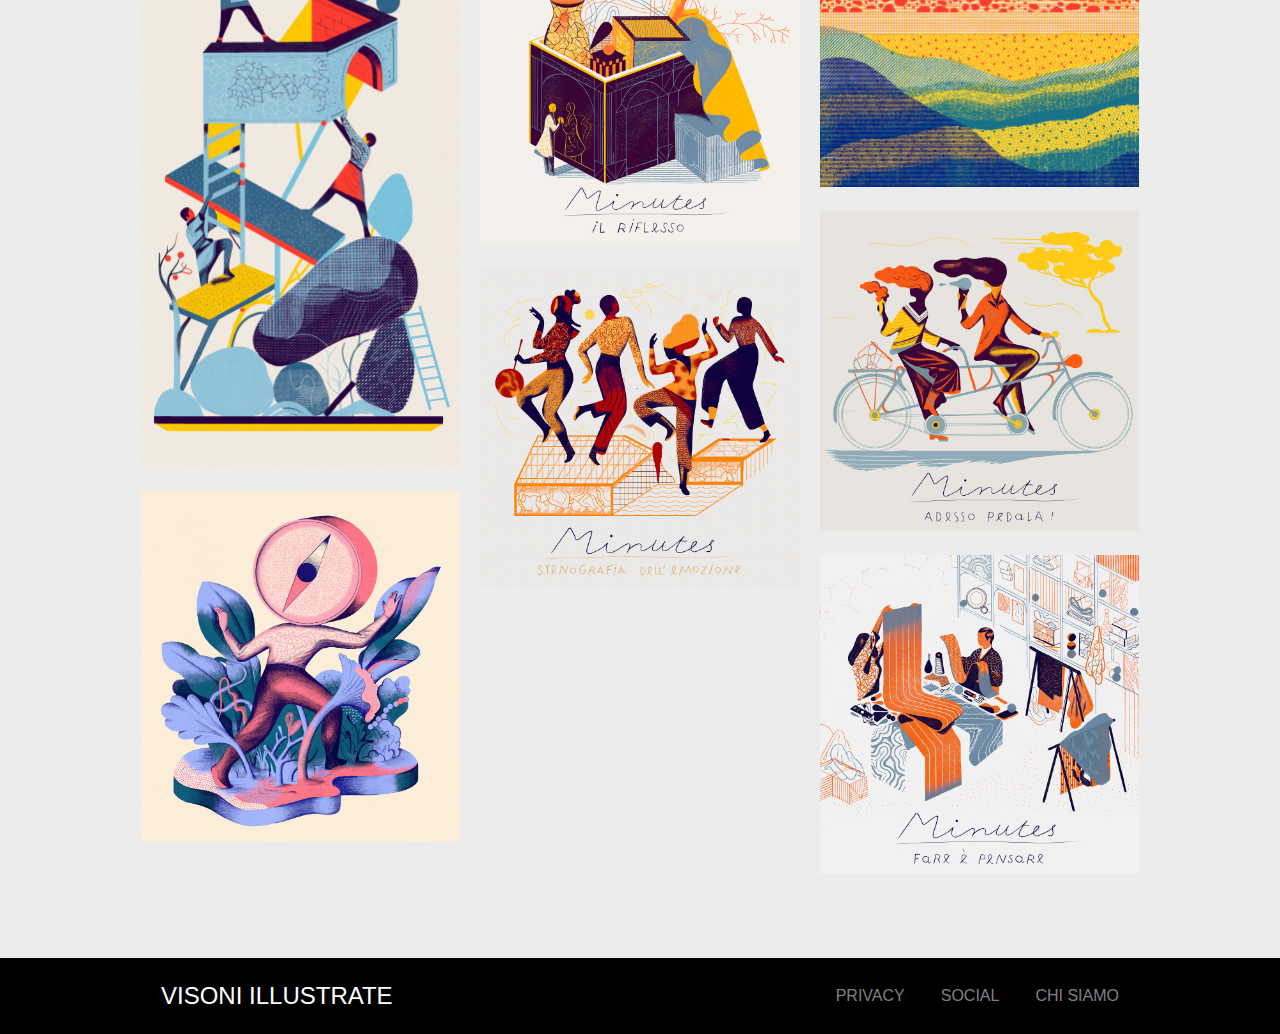
<file: icinori.html>
<!DOCTYPE html>
<html lang="en">
<head>
    <meta charset="UTF-8">
    <meta name="viewport" content="width=device-width, initial-scale=1.0">
    <title>Document</title>
    <link rel="stylesheet" href="style.css">
    <link href="https://api.fontshare.com/v2/css?f[]=general-sans@400,401,500,501,700,701&display=swap" rel="stylesheet">
</head>
<body>
    <body>
        <header>
            <section class="testa">
            <p><a href="index.html">VISONI ILLUSTRATE</a></p>
            <nav>
                <ul>
                    <li><a href="artisti.html">ARTISTI</a></li>
                    <li><a href="mostra.html">MOSTRA</a></li>
                    <li><a href="info.html">INFO</a></li>
                </ul>
            </nav>
        </section>
        </header>
        <main>
            <section class="titolo">
                <h2>ICINORI</h2>
            </section>
            <section>
                <div class="container">
                    <div class="text">
                        <p><b>Mayumi Otero & Raphael Urwiller</b></p>
                        <p>Mayumi Otero and Raphael Urwiller’s prolific 
                            outpouring of work makes a very good case 
                            for living somewhere as they do in a quiet 
                            suburb just outside of Paris. They met as 
                            art students in Strasbourg a decade ago and 
                            now spend their days drawing, writing, 
                            painting, publishing, collecting, and, 
                            in their words, “expanding their inner 
                            universe.” Their work is a breathlessly 
                            wonderful, modern folkloric study of 
                            scenes and characters that are at once 
                            of our world and from another galaxy 
                            altogether. Together, they love solving 
                            problems, getting lost in research, 
                            coming up with ideas, experimenting 
                            with new working methods, and, most 
                            importantly, finding joy and happiness 
                            from the result. “Always be on the move, 
                            intellectually and spatially,” they say. 
                            “In a rare and exceptional moment, 
                            something incredible appears in a drawing; 
                            it’s pure magic, and it is precious and extraordinary. 
                            Most of our work is looking for those moments of grace.
                            ” Which is something we predict happens rather regularly.</p>     
                    </div>
                    <div class="image">
                        <img src="Images/Icinori.webp" alt="">
                    </div>
                </div>
            </section>
            <section>
                <div class="container">
                    <div class="text">
                        <h2>OPERE</h2>
                    </div>
                    </div>  
            </section>
            <section class="work">
                <div class="opere">
                    <img src="Images/icinori/1.jpg" alt="">
                </div>
                <div class="opere">
                    <img src="Images/icinori/2.jpg" alt="">
                </div>
                <div class="opere">
                    <img src="Images/icinori/3.jpg" alt="">
                </div>
                <div class="opere">
                    <img src="Cards/4.jpg" alt="">
                </div>
                <div class="opere">
                    <img src="Images/icinori/5.jpg" alt="">
                </div>
                <div class="opere">
                    <img src="Images/icinori/6.jpg" alt="">
                </div>
                <div class="opere">
                    <img src="Images/icinori/7.jpg" alt="">
                </div>
                <div class="opere">
                    <img src="Images/icinori/8.jpg" alt="">
                </div>
                <div class="opere">
                    <img src="Images/icinori/9.jpg" alt="">
                </div>
            </section>
        </main>
        <footer>
            <section class="piede">
                <p><a href="index.html">VISONI ILLUSTRATE</a></p>
            <nav>
                <ul>
                    <li><a href="">PRIVACY</a></li>
                    <li><a href="">SOCIAL</a></li>
                    <li><a href="">CHI SIAMO</a></li>
                </ul>
            </nav>
        </section>
        </footer>
    </body>
</body>
</html>
</file>
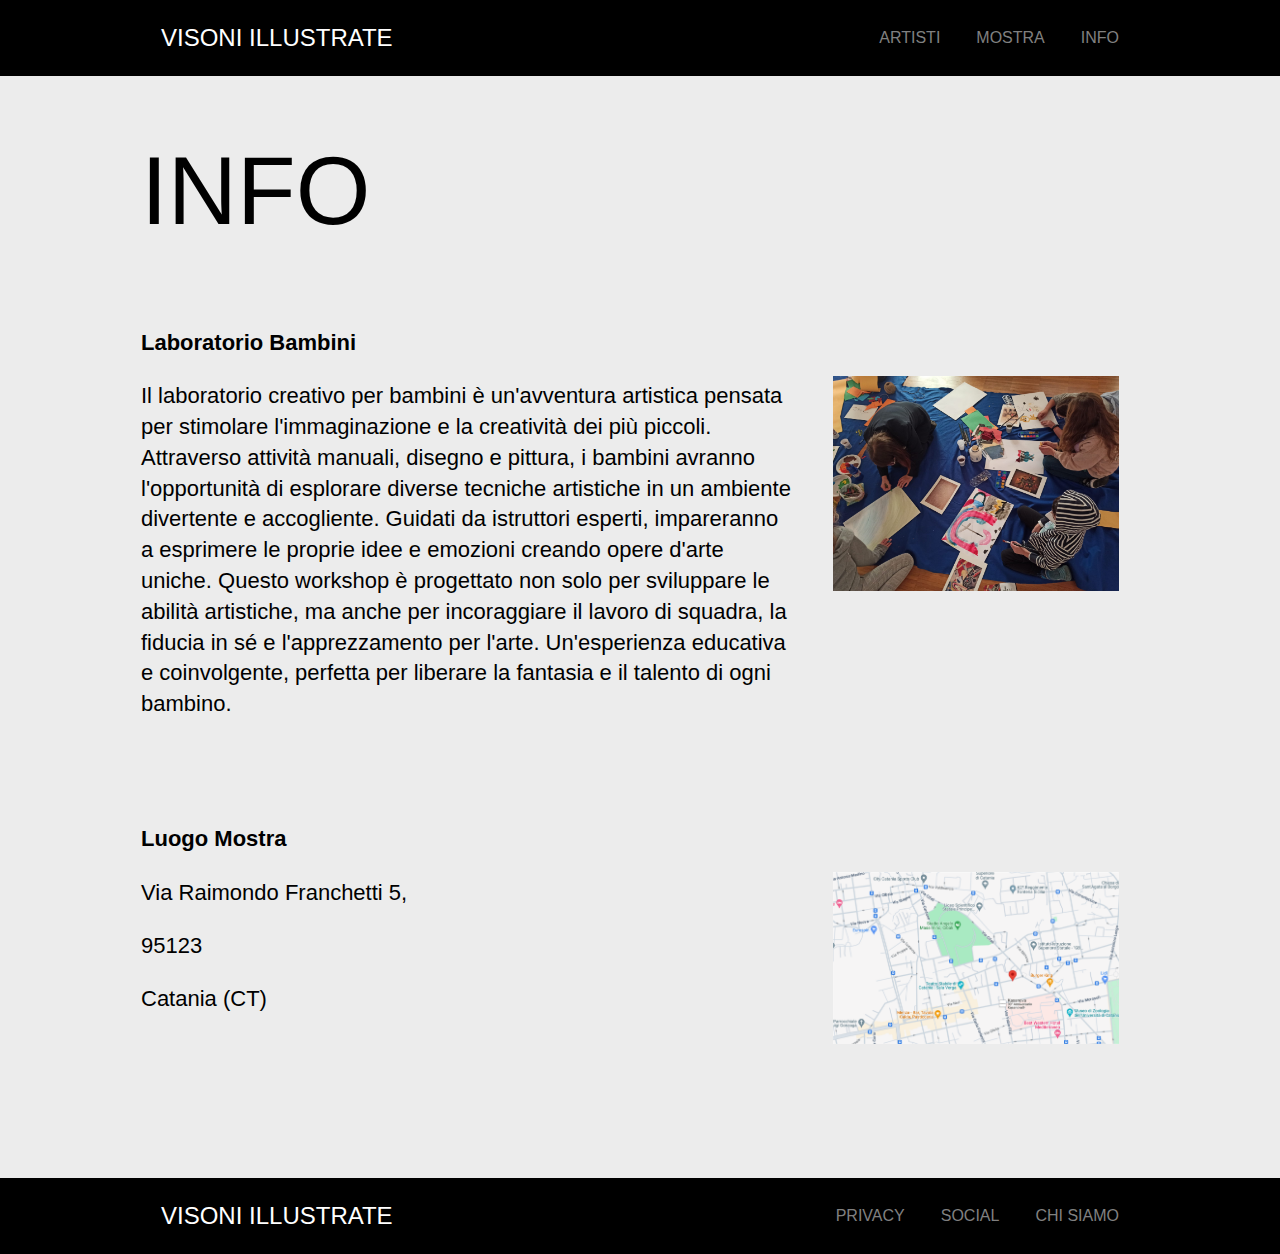
<file: info.html>
<!DOCTYPE html>
<html lang="en">
<head>
    <meta charset="UTF-8">
    <meta name="viewport" content="width=device-width, initial-scale=1.0">
    <title>Document</title>
    <link rel="stylesheet" href="style.css">
    <link href="https://api.fontshare.com/v2/css?f[]=general-sans@400,401,500,501,700,701&display=swap" rel="stylesheet">
</head>
<body>
    <body>
        <header>
            <section class="testa">
            <p><a href="index.html">VISONI ILLUSTRATE</a></p>
            <nav>
                <ul>
                    <li><a href="artisti.html">ARTISTI</a></li>
                    <li><a href="mostra.html">MOSTRA</a></li>
                    <li><a href="info.html">INFO</a></li>
                </ul>
            </nav>
        </section>
        </header>
        <main>
            <section class="titolo">
                <h2>INFO</h2>
            </section>
            <section>
                <div class="container">
                    <div class="text">
                        <p><b>Laboratorio Bambini</b></p>
                        <p>Il laboratorio creativo per bambini è 
                            un'avventura artistica pensata per stimolare 
                            l'immaginazione e la creatività dei più piccoli. 
                            Attraverso attività manuali, disegno e pittura, 
                            i bambini avranno l'opportunità di esplorare diverse 
                            tecniche artistiche in un ambiente divertente e accogliente.
                             Guidati da istruttori esperti, impareranno a esprimere 
                             le proprie idee e emozioni creando opere d'arte uniche. 
                             Questo workshop è progettato non solo per sviluppare 
                             le abilità artistiche, ma anche per incoraggiare 
                             il lavoro di squadra, la fiducia in sé e l'apprezzamento 
                             per l'arte. Un'esperienza educativa e coinvolgente, 
                             perfetta per liberare la fantasia e il talento di ogni bambino.</p>
                    </div>
                    <div class="image">
                        <img src="Images/Laboratorio bambini.jpeg" alt="">
                    </div>
                </div>
            </section>
            <section>
                <div class="container">
                    <div class="text">
                        <p><b>Luogo Mostra</b></p>
                        <p>Via Raimondo Franchetti 5,</p>
                        <p>95123</p>
                        <p>Catania (CT)</p>
                    </div>
                    <div class="image">
                        <img src="Images/Screenshot 2024-04-17 alle 11.17.10.png" alt="">
                    </div>
                    </div>  
            </section>
        </main>
        <footer>
            <section class="piede">
                <p><a href="index.html">VISONI ILLUSTRATE</a></p>
            <nav>
                <ul>
                    <li><a href="">PRIVACY</a></li>
                    <li><a href="">SOCIAL</a></li>
                    <li><a href="">CHI SIAMO</a></li>
                </ul>
            </nav>
        </section>
        </footer>
    </body>
</body>
</html>
</file>
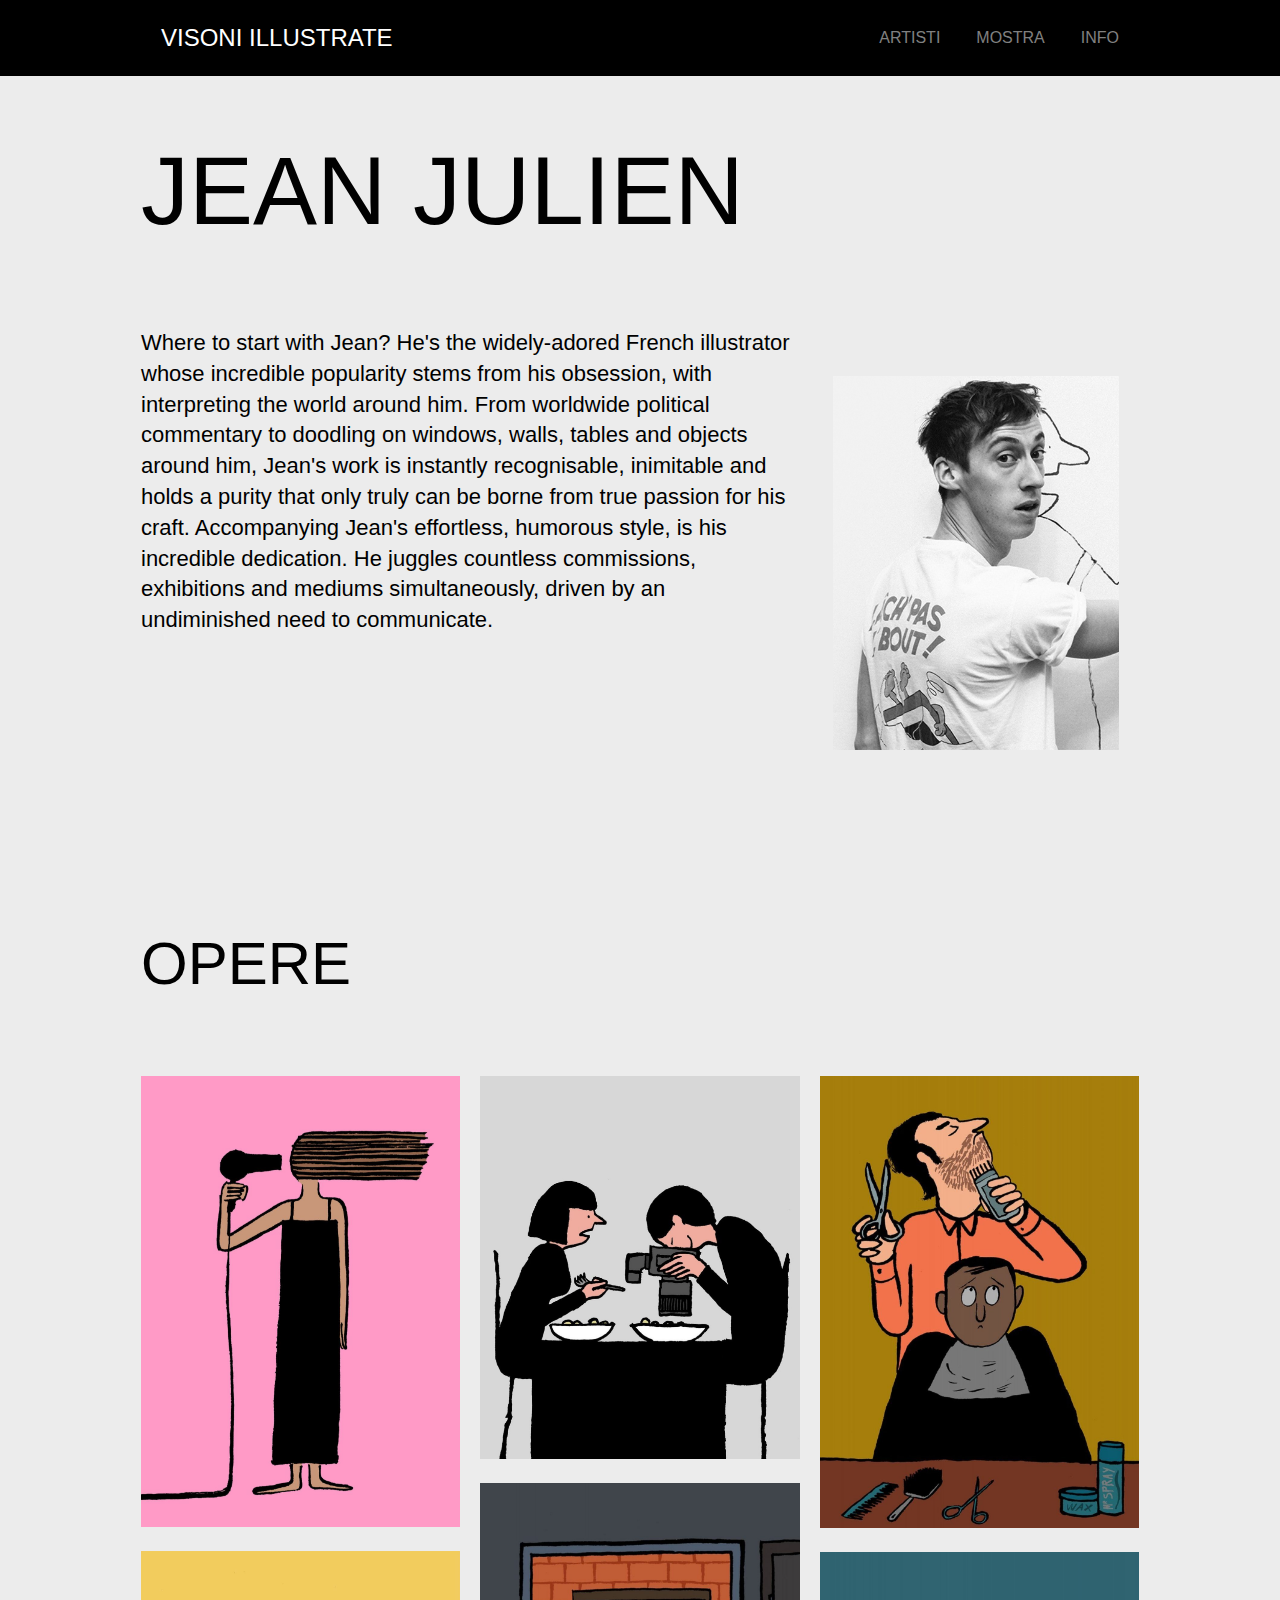
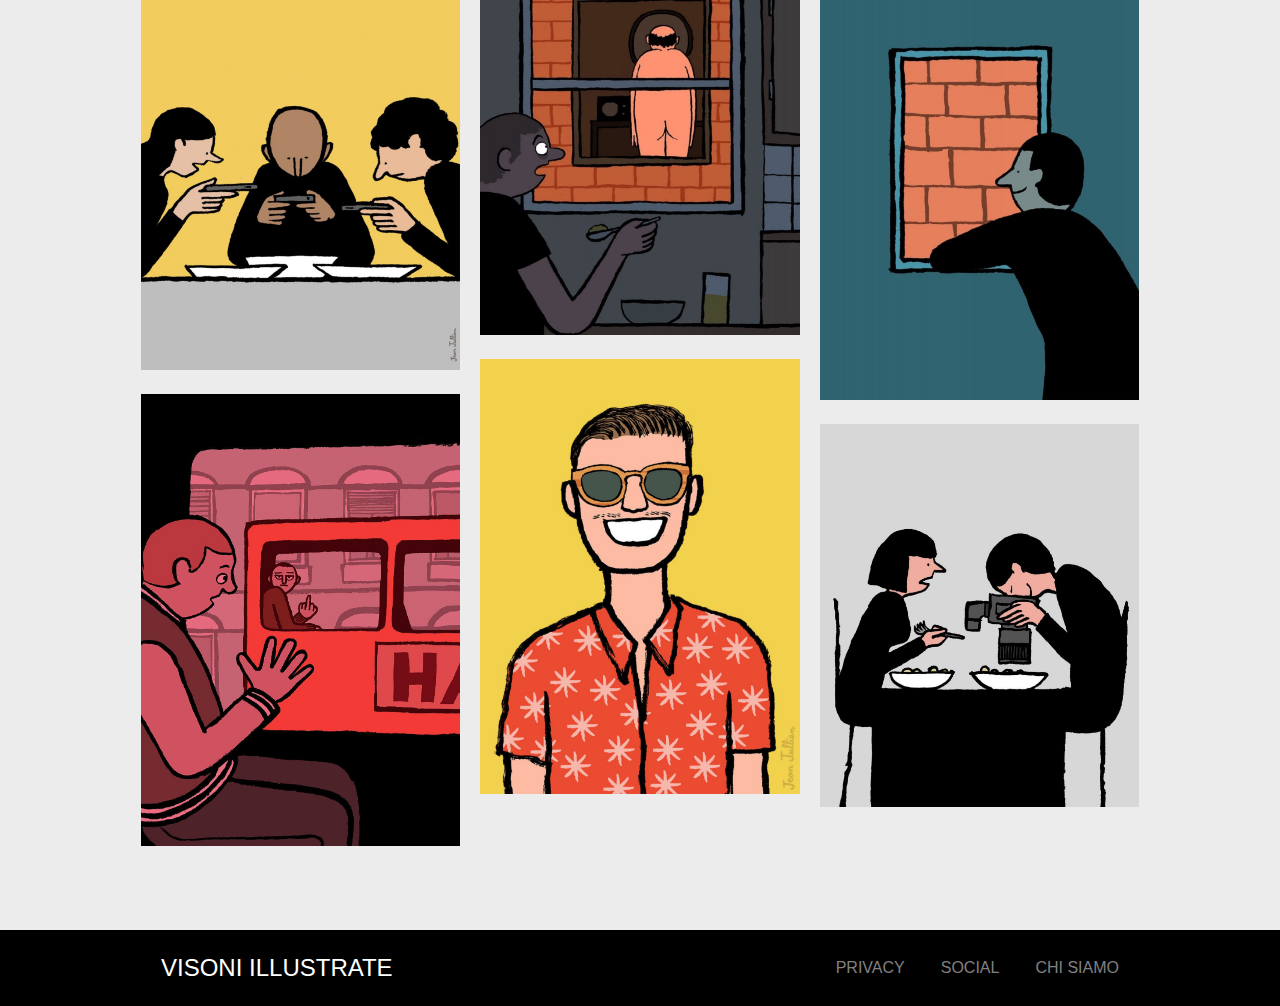
<file: jeanjulien.html>
<!DOCTYPE html>
<html lang="en">
<head>
    <meta charset="UTF-8">
    <meta name="viewport" content="width=device-width, initial-scale=1.0">
    <title>Document</title>
    <link rel="stylesheet" href="style.css">
    <link href="https://api.fontshare.com/v2/css?f[]=general-sans@400,401,500,501,700,701&display=swap" rel="stylesheet">
</head>
<body>
    <body>
        <header>
            <section class="testa">
            <p><a href="index.html">VISONI ILLUSTRATE</a></p>
            <nav>
                <ul>
                    <li><a href="artisti.html">ARTISTI</a></li>
                    <li><a href="mostra.html">MOSTRA</a></li>
                    <li><a href="info.html">INFO</a></li>
                </ul>
            </nav>
        </section>
        </header>
        <main>
            <section class="titolo">
                <h2>JEAN JULIEN</h2>
            </section>
            <section>
                <div class="container">
                    <div class="text">
                        <p>Where to start with Jean? He's the widely-adored 
                            French illustrator whose incredible popularity stems from his 
                            obsession, with interpreting the world around him.
                            From worldwide political commentary to doodling on windows, 
                            walls, tables and objects around him, Jean's work is instantly 
                            recognisable, inimitable and holds a purity that only truly can 
                            be borne from true passion for his craft.
                            Accompanying Jean's effortless, humorous style, is his incredible 
                            dedication. He juggles countless commissions, exhibitions and 
                            mediums simultaneously, driven by an undiminished need to 
                            communicate.</p>     
                    </div>
                    <div class="image">
                        <img src="Images/Jean-Julien.jpg" alt="">
                    </div>
                </div>
            </section>
            <section>
                <div class="container">
                    <div class="text">
                        <h2>OPERE</h2>
                    </div>
                    </div>  
            </section>
            <section class="work">
                <div class="opere">
                    <img src="Images/jean-jullien/1.jpg" alt="">
                </div>
                <div class="opere">
                    <img src="Images/jean-jullien/2.jpg" alt="">
                </div>
                <div class="opere">
                    <img src="Images/jean-jullien/3.jpg" alt="">
                </div>
                <div class="opere">
                    <img src="Images/jean-jullien/4.jpg" alt="">
                </div>
                <div class="opere">
                    <img src="Images/jean-jullien/Handsome-Frank-Jean Jullien (8).jpg" alt="">
                </div>
                <div class="opere">
                    <img src="Images/jean-jullien/6.jpg" alt="">
                </div>
                <div class="opere">
                    <img src="Images/jean-jullien/7.jpg" alt="">
                </div>
                <div class="opere">
                    <img src="Cards/Handsome-Frank-Jean Jullien (5).jpg" alt="">
                </div>
                <div class="opere">
                    <img src="Images/jean-jullien/9.jpg" alt="">
                </div>
            </section>
        </main>
        <footer>
            <section class="piede">
                <p><a href="index.html">VISONI ILLUSTRATE</a></p>
            <nav>
                <ul>
                    <li><a href="">PRIVACY</a></li>
                    <li><a href="">SOCIAL</a></li>
                    <li><a href="">CHI SIAMO</a></li>
                </ul>
            </nav>
        </section>
        </footer>
    </body>
</body>
</html>
</file>
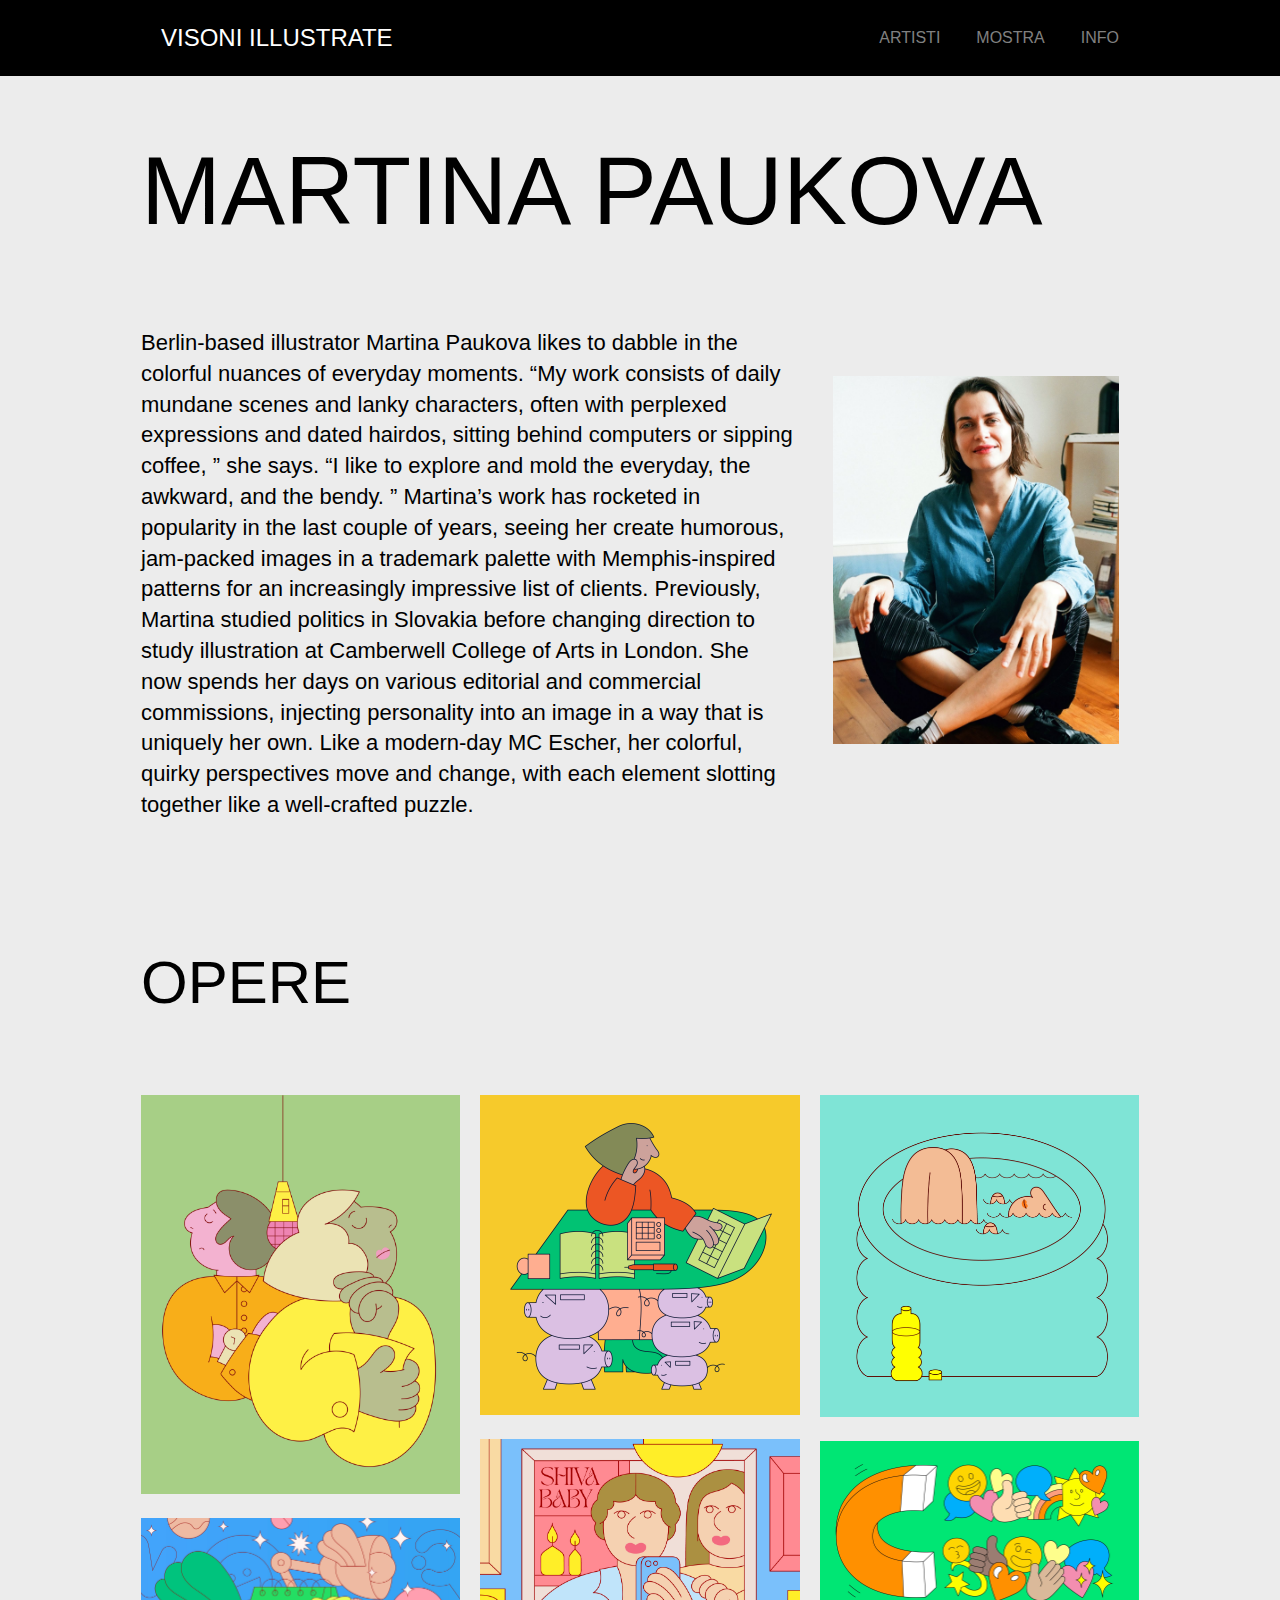
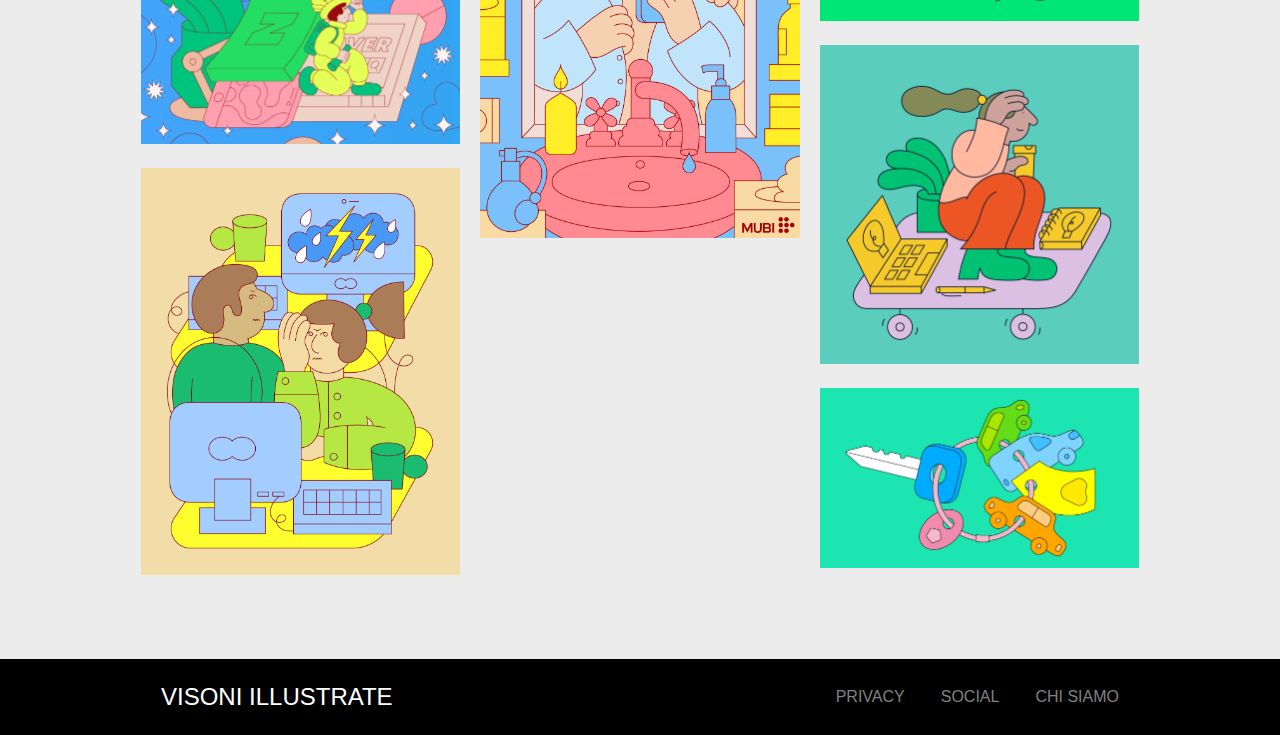
<file: martinapaukova.html>
<!DOCTYPE html>
<html lang="en">
<head>
    <meta charset="UTF-8">
    <meta name="viewport" content="width=device-width, initial-scale=1.0">
    <title>Document</title>
    <link rel="stylesheet" href="style.css">
    <link href="https://api.fontshare.com/v2/css?f[]=general-sans@400,401,500,501,700,701&display=swap" rel="stylesheet">
</head>
<body>
    <body>
        <header>
            <section class="testa">
            <p><a href="index.html">VISONI ILLUSTRATE</a></p>
            <nav>
                <ul>
                    <li><a href="artisti.html">ARTISTI</a></li>
                    <li><a href="mostra.html">MOSTRA</a></li>
                    <li><a href="info.html">INFO</a></li>
                </ul>
            </nav>
        </section>
        </header>
        <main>
            <section class="titolo">
                <h2>MARTINA PAUKOVA</h2>
            </section>
            <section>
                <div class="container">
                    <div class="text">
                        <p>Berlin-based illustrator Martina Paukova likes 
                            to dabble in the colorful nuances of everyday 
                            moments. “My work consists of daily mundane 
                            scenes and lanky characters, often with 
                            perplexed expressions and dated hairdos, 
                            sitting behind computers or sipping coffee,
                            ” she says. “I like to explore and mold 
                            the everyday, the awkward, and the bendy.
                            ” Martina’s work has rocketed in popularity in the last 
                            couple of years, seeing her create humorous, jam-packed 
                            images in a trademark palette with Memphis-inspired 
                            patterns for an increasingly impressive list of clients. 
                            Previously, Martina studied politics in Slovakia before 
                            changing direction to study illustration at Camberwell 
                            College of Arts in London. She now spends her days on 
                            various editorial and commercial commissions, 
                            injecting personality into an image in a way 
                            that is uniquely her own. Like a modern-day 
                            MC Escher, her colorful, quirky perspectives 
                            move and change, with each element slotting 
                            together like a well-crafted puzzle.</p>     
                    </div>
                    <div class="image">
                        <img src="Images/martina paukova.jpeg" alt="">
                    </div>
                </div>
            </section>
            <section>
                <div class="container">
                    <div class="text">
                        <h2>OPERE</h2>
                    </div>
                    </div>  
            </section>
            <section class="work">
                <div class="opere">
                    <img src="Images/martina-paukova/1.jpg" alt="">
                </div>
                <div class="opere">
                    <img src="Images/martina-paukova/2.jpg" alt="">
                </div>
                <div class="opere">
                    <img src="Images/martina-paukova/3.jpg" alt="">
                </div>
                <div class="opere">
                    <img src="Images/martina-paukova/4.jpg" alt="">
                </div>
                <div class="opere">
                    <img src="Images/martina-paukova/5.jpg" alt="">
                </div>
                <div class="opere">
                    <img src="Cards/AP_Martina_Paukova_Hamburg_Solo_Show_5-scaled.jpg" alt="">
                </div>
                <div class="opere">
                    <img src="Images/martina-paukova/7.jpg" alt="">
                </div>
                <div class="opere">
                    <img src="Images/martina-paukova/8.jpg" alt="">
                </div>
                <div class="opere">
                    <img src="Images/martina-paukova/9.jpg" alt="">
                </div>
            </section>
        </main>
        <footer>
            <section class="piede">
                <p><a href="index.html">VISONI ILLUSTRATE</a></p>
            <nav>
                <ul>
                    <li><a href="">PRIVACY</a></li>
                    <li><a href="">SOCIAL</a></li>
                    <li><a href="">CHI SIAMO</a></li>
                </ul>
            </nav>
        </section>
        </footer>
    </body>
</body>
</html>
</file>
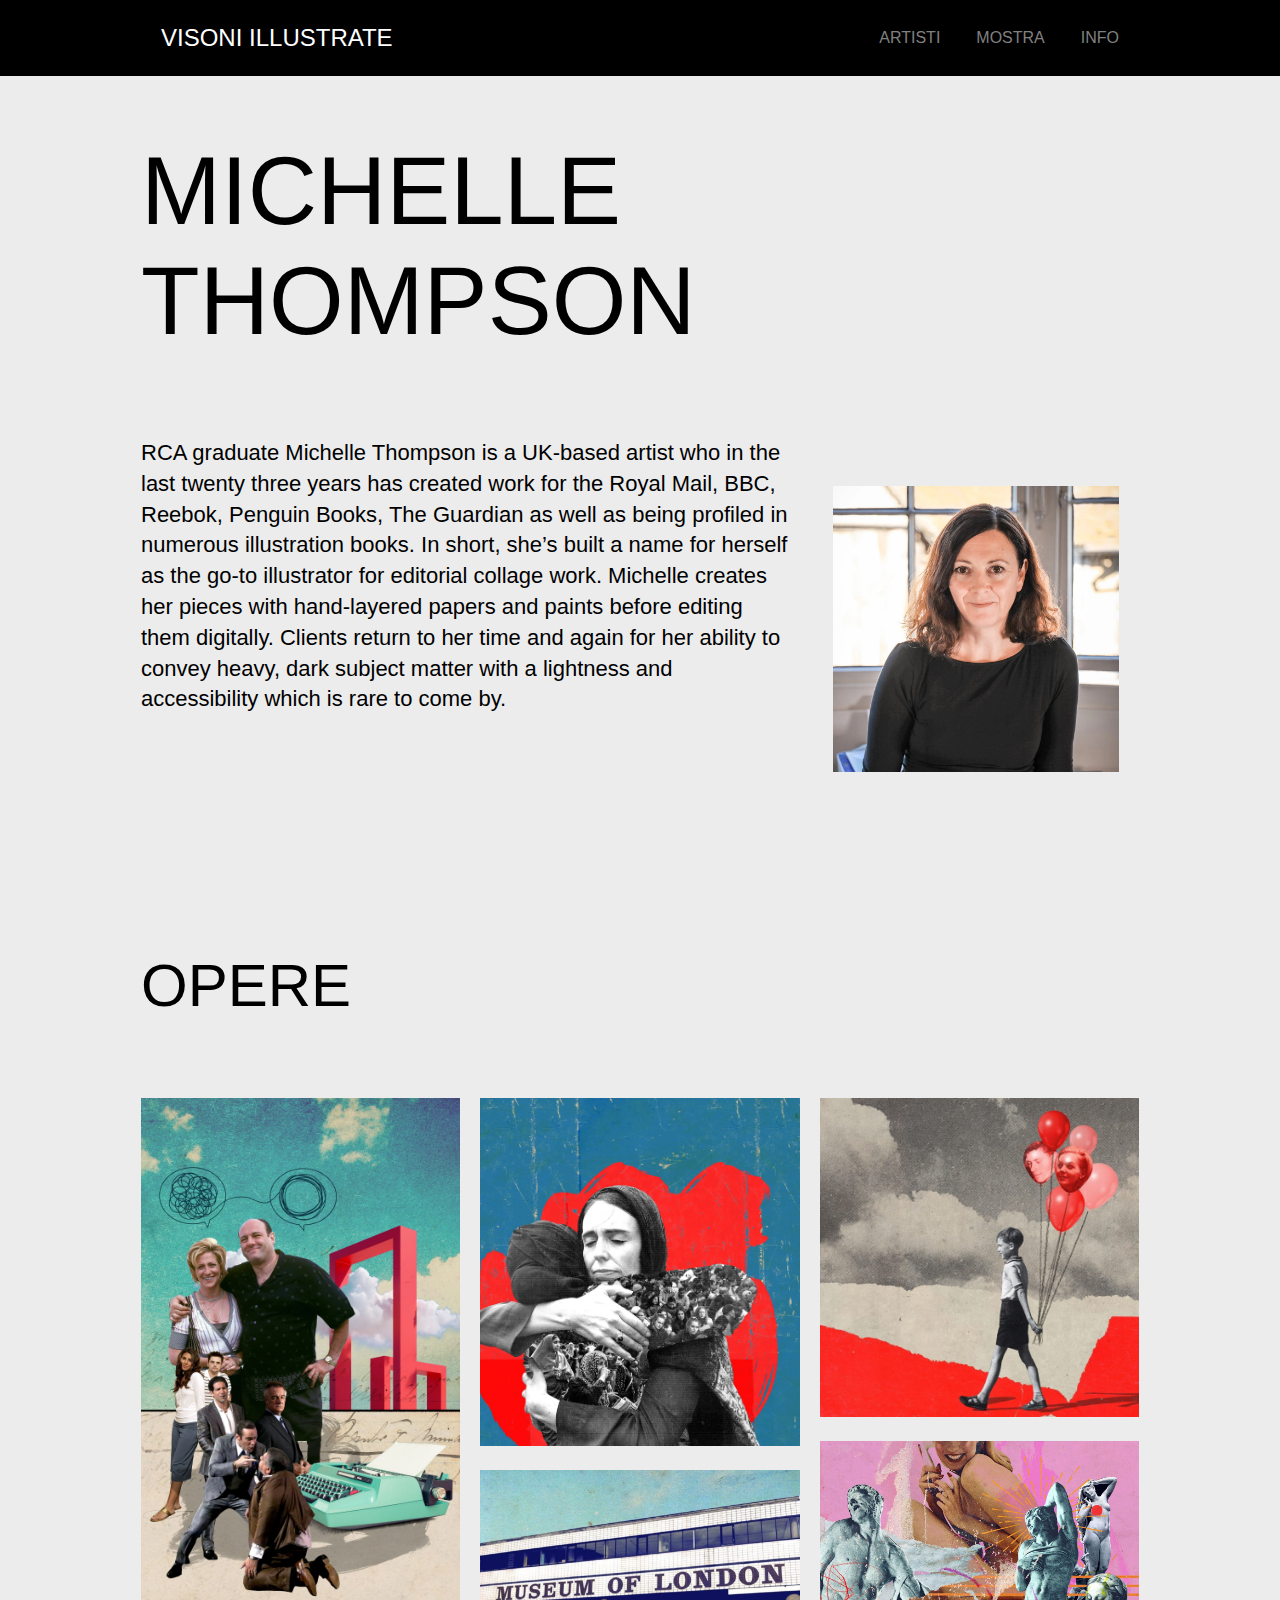
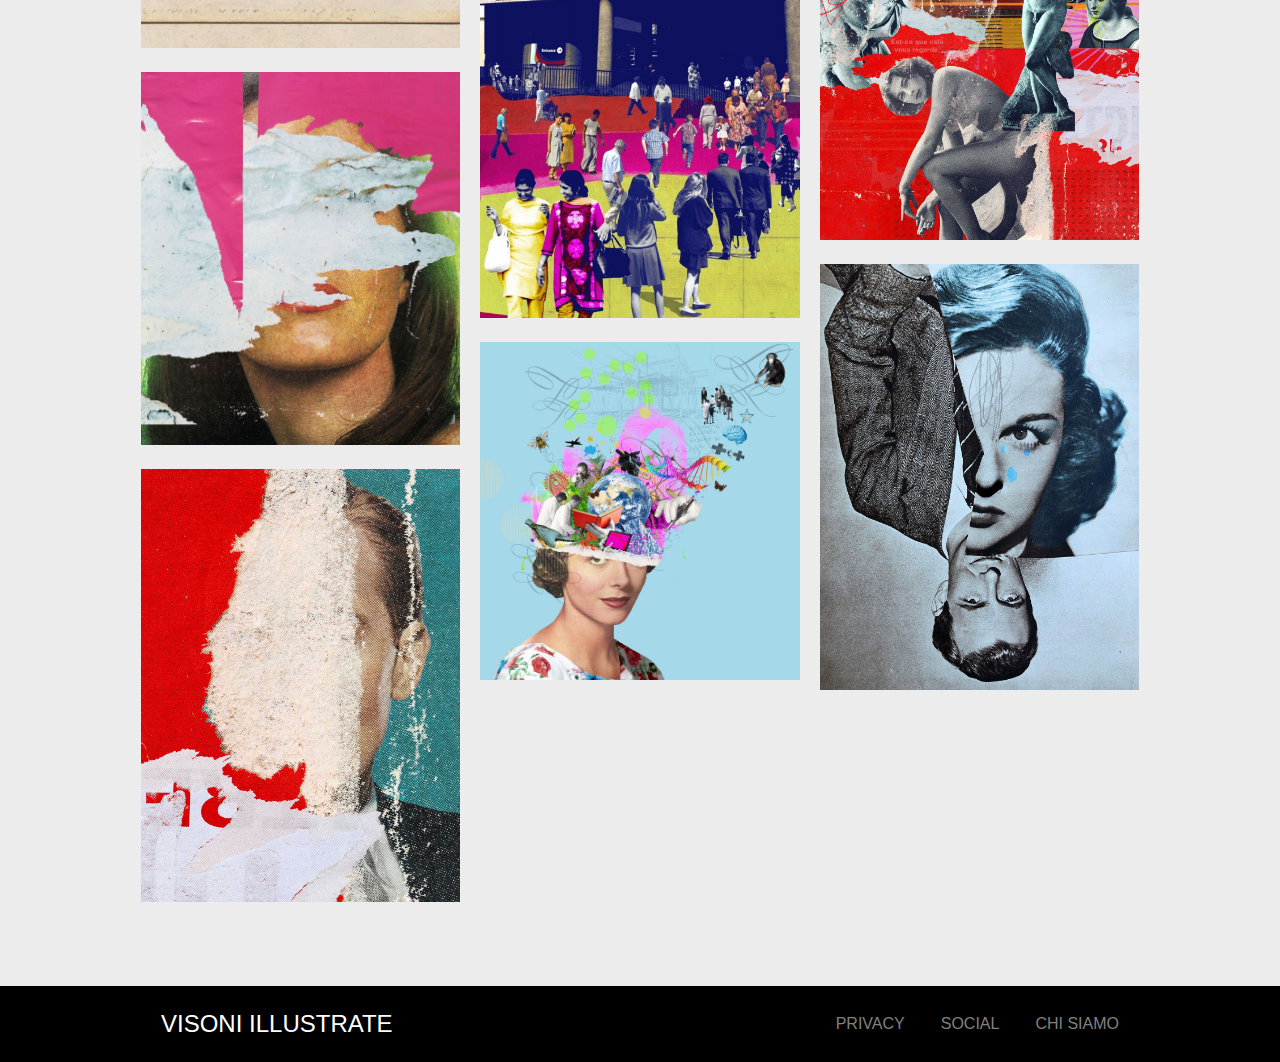
<file: michellethompson.html>
<!DOCTYPE html>
<html lang="en">
<head>
    <meta charset="UTF-8">
    <meta name="viewport" content="width=device-width, initial-scale=1.0">
    <title>Document</title>
    <link rel="stylesheet" href="style.css">
    <link href="https://api.fontshare.com/v2/css?f[]=general-sans@400,401,500,501,700,701&display=swap" rel="stylesheet">
</head>
<body>
    <body>
        <header>
            <section class="testa">
            <p><a href="index.html">VISONI ILLUSTRATE</a></p>
            <nav>
                <ul>
                    <li><a href="artisti.html">ARTISTI</a></li>
                    <li><a href="mostra.html">MOSTRA</a></li>
                    <li><a href="info.html">INFO</a></li>
                </ul>
            </nav>
        </section>
        </header>
        <main>
            <section class="titolo">
                <h2>MICHELLE THOMPSON</h2>
            </section>
            <section>
                <div class="container">
                    <div class="text">
                        <p>RCA graduate Michelle Thompson is a UK-based 
                            artist who in the last twenty three years 
                            has created work for the Royal Mail, BBC, 
                            Reebok, Penguin Books, The Guardian as well 
                            as being profiled in numerous illustration 
                            books. In short, she’s built a name for 
                            herself as the go-to illustrator for editorial 
                            collage work. Michelle creates her pieces with 
                            hand-layered papers and paints before editing 
                            them digitally. Clients return to her time and 
                            again for her ability to convey heavy, dark 
                            subject matter with a lightness and accessibility 
                            which is rare to come by.</p>     
                    </div>
                    <div class="image">
                        <img src="Images/CBP-Michelle-Thompson-Illustrator-Hi-res-2_copy_2.jpg.webp" alt="">
                    </div>
                </div>
            </section>
            <section>
                <div class="container">
                    <div class="text">
                        <h2>OPERE</h2>
                    </div>
                    </div>  
            </section>
            <section class="work">
                <div class="opere">
                    <img src="Images/michelle-thompson/1.jpg" alt="">
                </div>
                <div class="opere">
                    <img src="Images/michelle-thompson/2.jpg" alt="">
                </div>
                <div class="opere">
                    <img src="Images/michelle-thompson/3.jpg" alt="">
                </div>
                <div class="opere">
                    <img src="Images/michelle-thompson/4.jpg" alt="">
                </div>
                <div class="opere">
                    <img src="Images/michelle-thompson/5.jpg" alt="">
                </div>
                <div class="opere">
                    <img src="Images/michelle-thompson/6.jpg" alt="">
                </div>
                <div class="opere">
                    <img src="Images/michelle-thompson/7.jpg" alt="">
                </div>
                <div class="opere">
                    <img src="Images/michelle-thompson/8.jpg" alt="">
                </div>
                <div class="opere">
                    <img src="Images/michelle-thompson/9.jpg" alt="">
                </div>
            </section>
        </main>
        <footer>
            <section class="piede">
                <p><a href="index.html">VISONI ILLUSTRATE</a></p>
            <nav>
                <ul>
                    <li><a href="">PRIVACY</a></li>
                    <li><a href="">SOCIAL</a></li>
                    <li><a href="">CHI SIAMO</a></li>
                </ul>
            </nav>
        </section>
        </footer>
    </body>
</body>
</html>
</file>
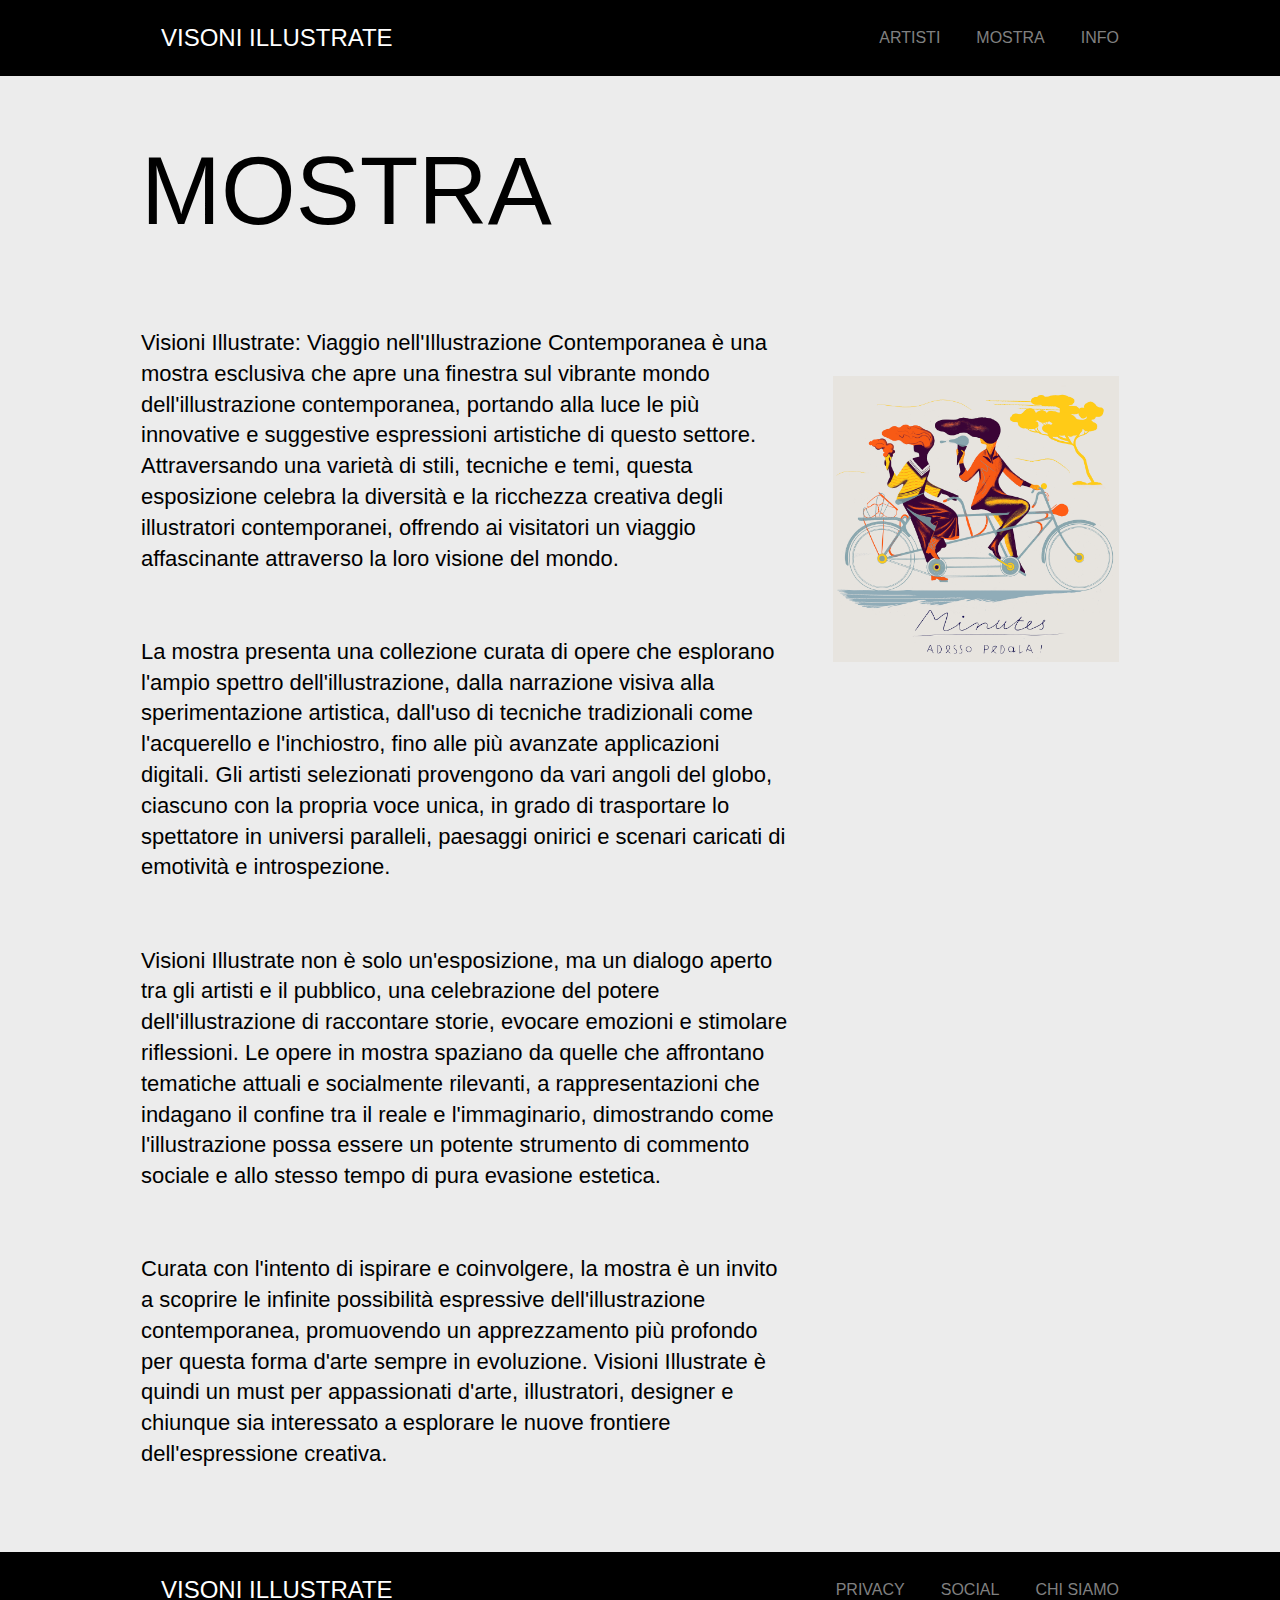
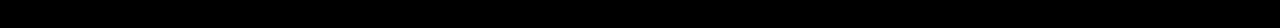
<file: mostra.html>
<!DOCTYPE html>
<html lang="en">
<head>
    <meta charset="UTF-8">
    <meta name="viewport" content="width=device-width, initial-scale=1.0">
    <title>Mostra</title>
    <link rel="stylesheet" href="style.css">

<link href="https://api.fontshare.com/v2/css?f[]=general-sans@400,401,500,501,700,701&display=swap" rel="stylesheet">

</head>
<body>
    <header>
        <section class="testa">
        <p><a href="index.html">VISONI ILLUSTRATE</a></p>
        <nav>
            <ul>
                <li><a href="artisti.html">ARTISTI</a></li>
                <li><a href="mostra.html">MOSTRA</a></li>
                <li><a href="info.html">INFO</a></li>
            </ul>
        </nav>
    </section>
    </header>
    <main>
        <section class="titolo">
            <h2>MOSTRA</h2>
        </section>
        <section>
            <div class="container">
                <div class="text">
                    <p>Visioni Illustrate: Viaggio nell'Illustrazione Contemporanea 
                        è una mostra esclusiva che apre una finestra sul vibrante 
                        mondo dell'illustrazione contemporanea, portando alla luce 
                        le più innovative e suggestive espressioni artistiche di 
                        questo settore. Attraversando una varietà di stili, 
                        tecniche e temi, questa esposizione celebra la diversità 
                        e la ricchezza creativa degli illustratori contemporanei, 
                        offrendo ai visitatori un viaggio affascinante attraverso 
                        la loro visione del mondo.</p>
                        <br>
                        <p>La mostra presenta una collezione curata di opere che esplorano 
                            l'ampio spettro dell'illustrazione, dalla narrazione visiva 
                            alla sperimentazione artistica, dall'uso di tecniche 
                            tradizionali come l'acquerello e l'inchiostro, fino alle 
                            più avanzate applicazioni digitali. Gli artisti selezionati 
                            provengono da vari angoli del globo, ciascuno con la propria 
                            voce unica, in grado di trasportare lo spettatore in universi 
                            paralleli, paesaggi onirici e scenari caricati di emotività e 
                            introspezione.</p>
                            <br>
                            <p>Visioni Illustrate non è solo un'esposizione, ma un dialogo aperto 
                                tra gli artisti e il pubblico, una celebrazione del potere 
                                dell'illustrazione di raccontare storie, evocare emozioni 
                                e stimolare riflessioni. Le opere in mostra spaziano da 
                                quelle che affrontano tematiche attuali e socialmente 
                                rilevanti, a rappresentazioni che indagano il confine 
                                tra il reale e l'immaginario, dimostrando come 
                                l'illustrazione possa essere un potente strumento 
                                di commento sociale e allo stesso tempo di pura evasione estetica.</p>
                                <br>
                                <p>Curata con l'intento di ispirare e coinvolgere, la mostra è un 
                                    invito a scoprire le infinite possibilità espressive 
                                    dell'illustrazione contemporanea, promuovendo un apprezzamento 
                                    più profondo per questa forma d'arte sempre in evoluzione. 
                                    Visioni Illustrate è quindi un must per appassionati d'arte, 
                                    illustratori, designer e chiunque sia interessato a esplorare 
                                    le nuove frontiere dell'espressione creativa.</p>
                </div>
                <div class="image">
                    <img src="Images/icinori/8.jpg" alt="">
                </div>
            </div>
        </section>
    </main>
    <footer>
        <section class="piede">
            <p><a href="index.html">VISONI ILLUSTRATE</a></p>
        <nav>
            <ul>
                <li><a href="">PRIVACY</a></li>
                <li><a href="">SOCIAL</a></li>
                <li><a href="">CHI SIAMO</a></li>
            </ul>
        </nav>
    </section>
    </footer>
</body>
</html>
</file>
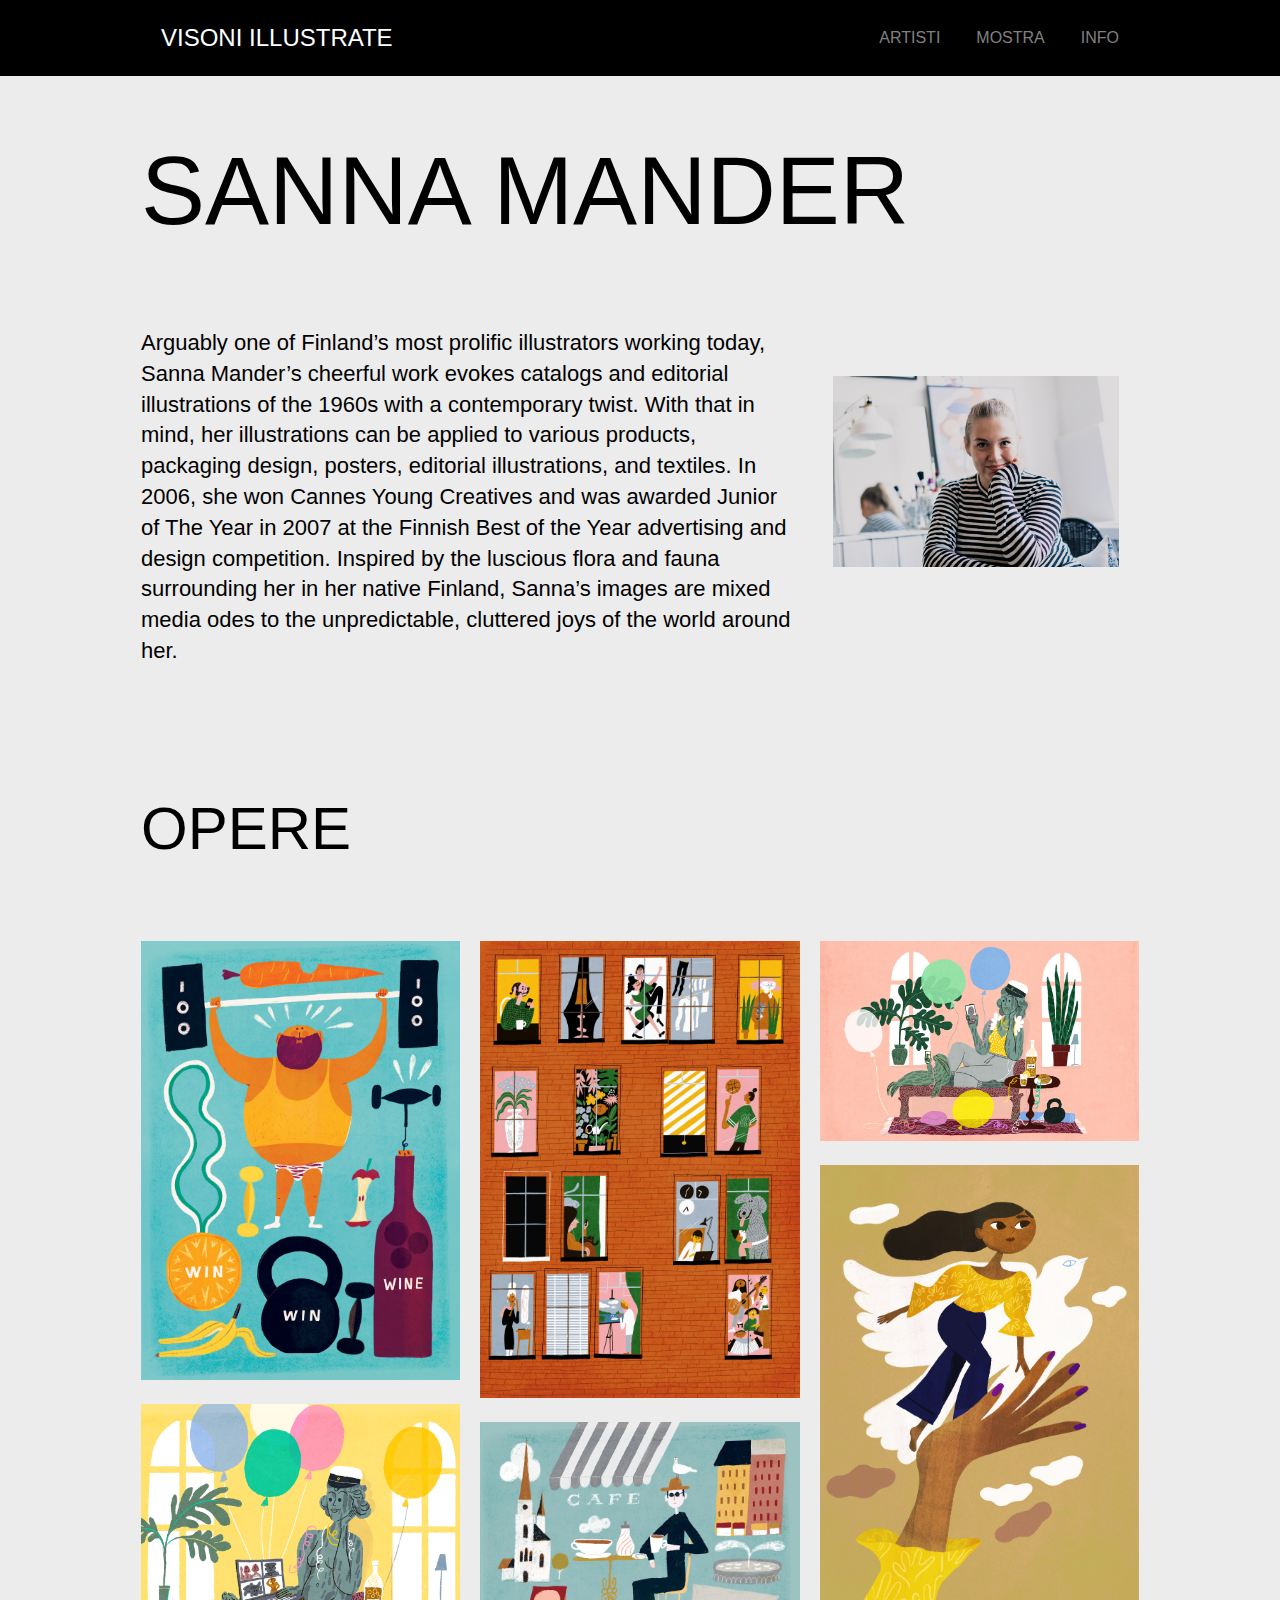
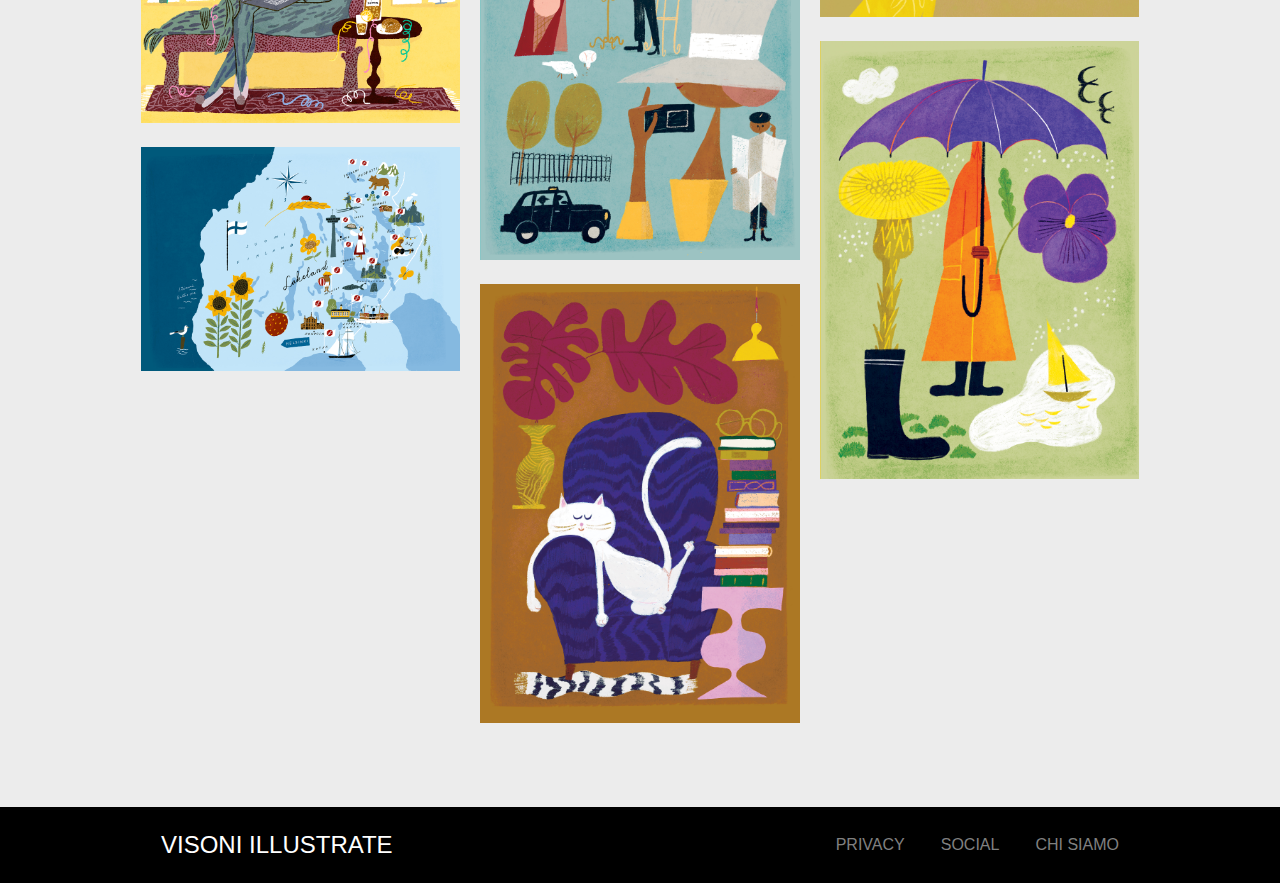
<file: sannamander.html>
<!DOCTYPE html>
<html lang="en">
<head>
    <meta charset="UTF-8">
    <meta name="viewport" content="width=device-width, initial-scale=1.0">
    <title>Document</title>
    <link rel="stylesheet" href="style.css">
    <link href="https://api.fontshare.com/v2/css?f[]=general-sans@400,401,500,501,700,701&display=swap" rel="stylesheet">
</head>
<body>
    <body>
        <header>
            <section class="testa">
            <p><a href="index.html">VISONI ILLUSTRATE</a></p>
            <nav>
                <ul>
                    <li><a href="artisti.html">ARTISTI</a></li>
                    <li><a href="mostra.html">MOSTRA</a></li>
                    <li><a href="info.html">INFO</a></li>
                </ul>
            </nav>
        </section>
        </header>
        <main>
            <section class="titolo">
                <h2>SANNA MANDER</h2>
            </section>
            <section>
                <div class="container">
                    <div class="text">
                        <p>Arguably one of Finland’s most prolific illustrators 
                            working today, Sanna Mander’s cheerful work evokes 
                            catalogs and editorial illustrations of the 1960s 
                            with a contemporary twist. With that in mind, her 
                            illustrations can be applied to various products, 
                            packaging design, posters, editorial illustrations, 
                            and textiles. In 2006, she won Cannes Young Creatives 
                            and was awarded Junior of The Year in 2007 at the 
                            Finnish Best of the Year advertising and design 
                            competition. Inspired by the luscious flora and 
                            fauna surrounding her in her native Finland, 
                            Sanna’s images are mixed media odes to the 
                            unpredictable, cluttered joys of the world around her.</p>     
                    </div>
                    <div class="image">
                        <img src="Images/Sanna mander.jpeg" alt="">
                    </div>
                </div>
            </section>
            <section>
                <div class="container">
                    <div class="text">
                        <h2>OPERE</h2>
                    </div>
                    </div>  
            </section>
            <section class="work">
                <div class="opere">
                    <img src="Images/sanna-mander/1.jpg" alt="">
                </div>
                <div class="opere">
                    <img src="Images/sanna-mander/2.jpg" alt="">
                </div>
                <div class="opere">
                    <img src="Images/sanna-mander/3.jpg" alt="">
                </div>
                <div class="opere">
                    <img src="Images/sanna-mander/4.jpg" alt="">
                </div>
                <div class="opere">
                    <img src="Images/sanna-mander/5.jpg" alt="">
                </div>
                <div class="opere">
                    <img src="Images/sanna-mander/6.jpg" alt="">
                </div>
                <div class="opere">
                    <img src="Images/sanna-mander/7.jpg" alt="">
                </div>
                <div class="opere">
                    <img src="Images/sanna-mander/8.jpg" alt="">
                </div>
                <div class="opere">
                    <img src="Images/sanna-mander/9.jpg" alt="">
                </div>
            </section>
        </main>
        <footer>
            <section class="piede">
                <p><a href="index.html">VISONI ILLUSTRATE</a></p>
            <nav>
                <ul>
                    <li><a href="">PRIVACY</a></li>
                    <li><a href="">SOCIAL</a></li>
                    <li><a href="">CHI SIAMO</a></li>
                </ul>
            </nav>
        </section>
        </footer>
    </body>
</body>
</html>
</file>
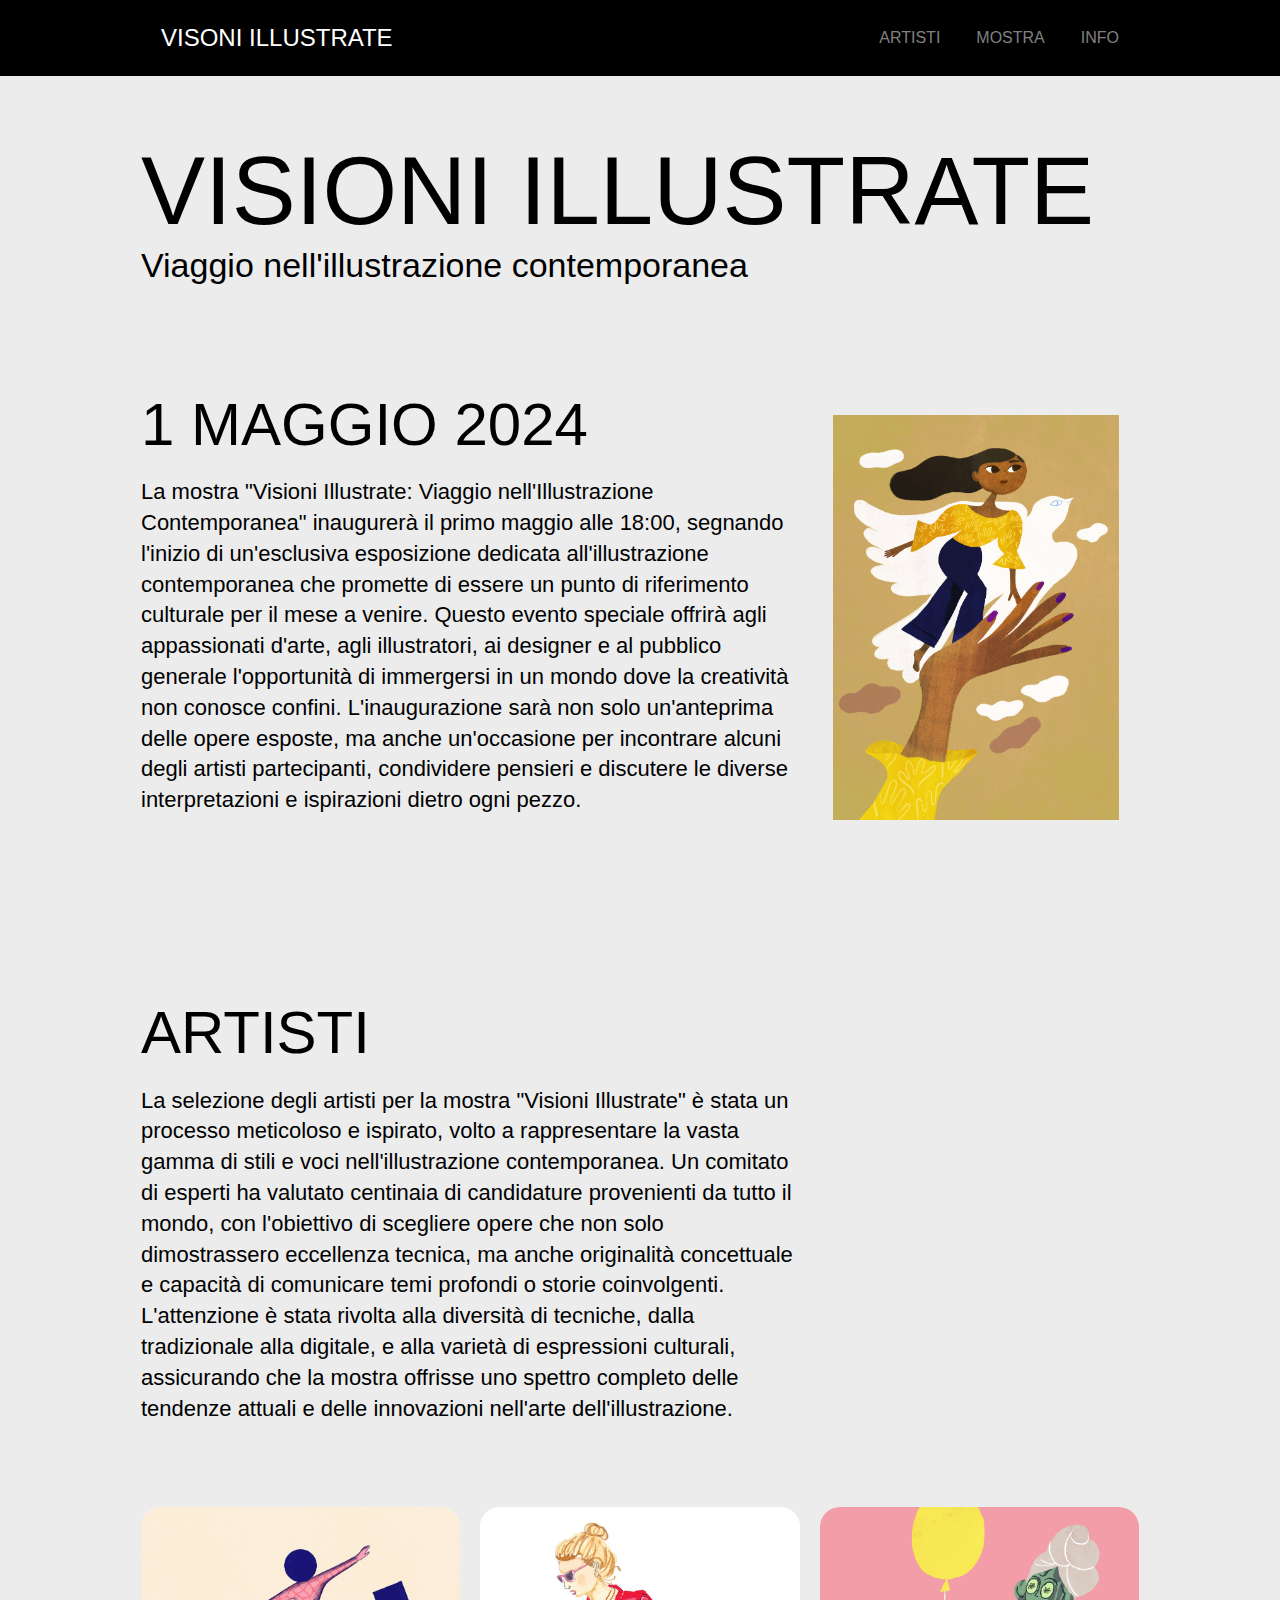
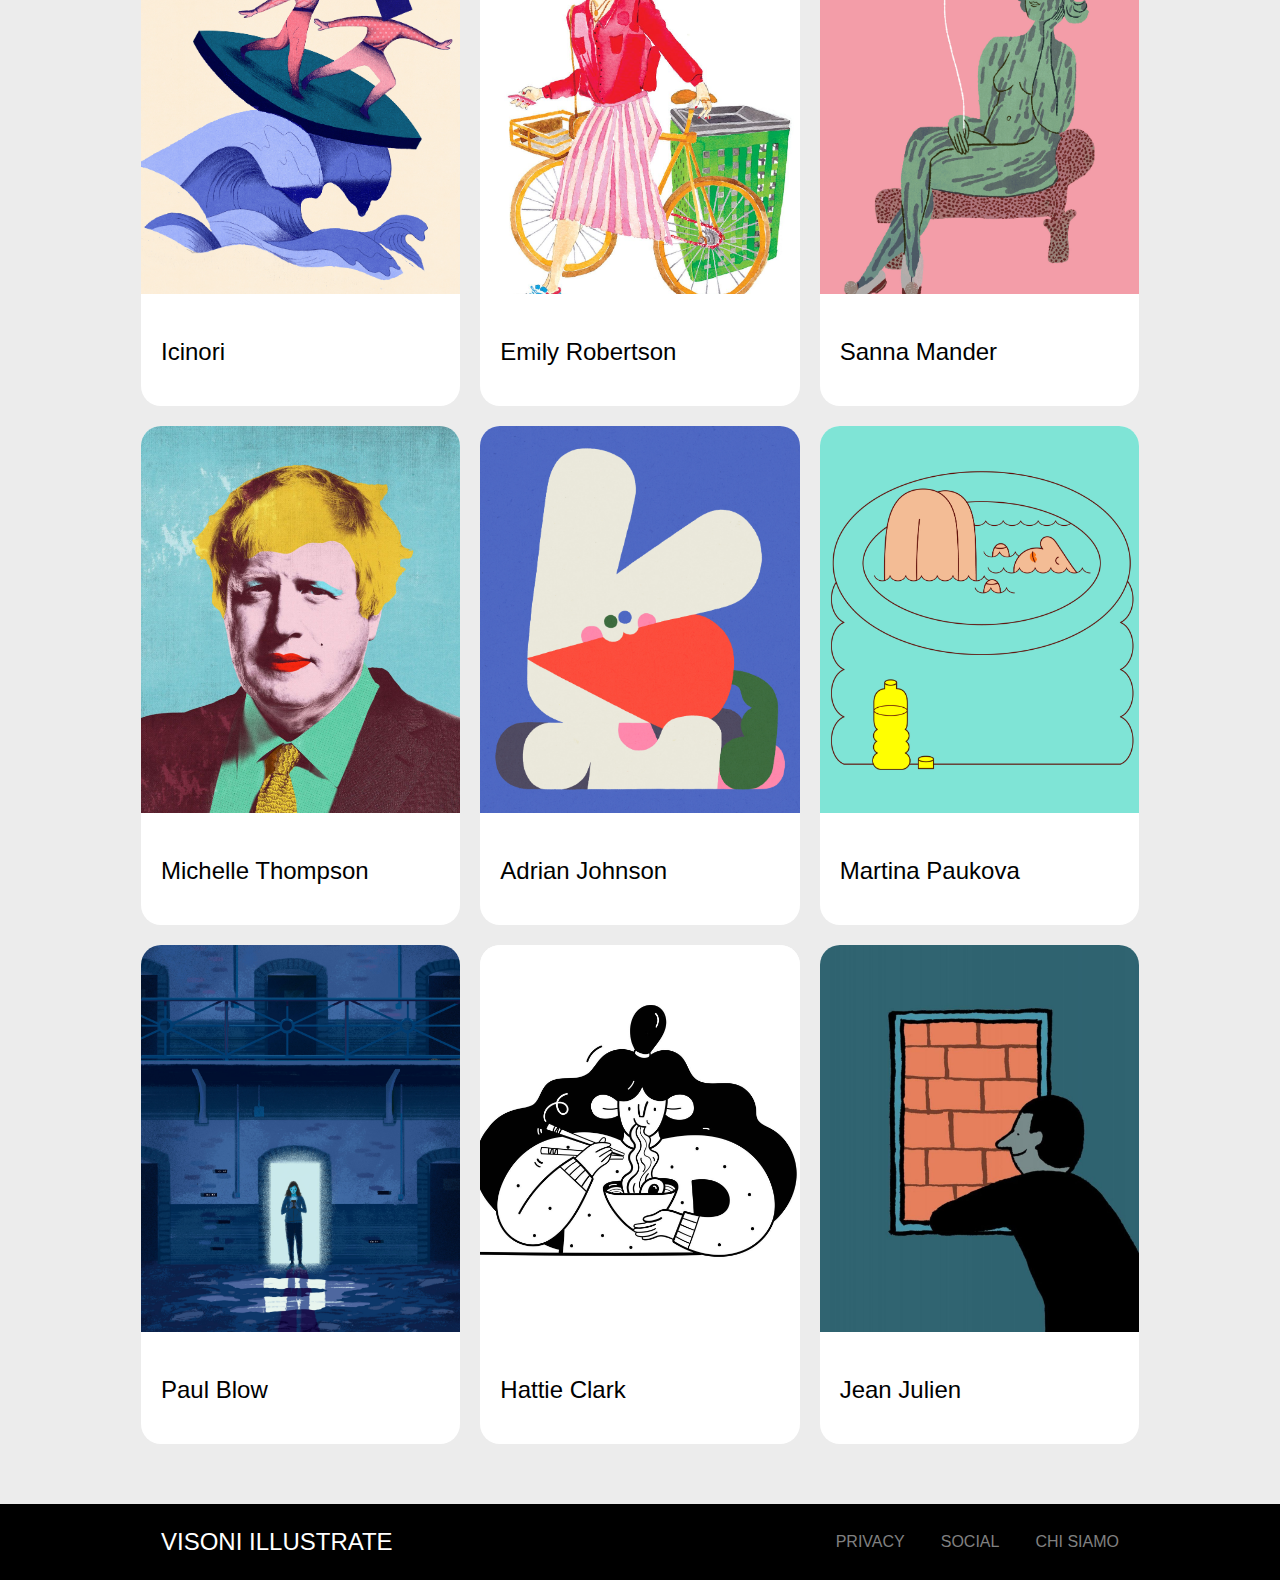
<file: Visioni Illustrate.html>
<!DOCTYPE html>
<html lang="en">
<head>
    <meta charset="UTF-8">
    <meta name="viewport" content="width=device-width, initial-scale=1.0">
    <title>Document</title>
    <link rel="stylesheet" href="style.css">

<link href="https://api.fontshare.com/v2/css?f[]=general-sans@400,401,500,501,700,701&display=swap" rel="stylesheet">
</head>
<body>
    <header>
        <section class="testa">
        <p><a href="#">VISONI ILLUSTRATE</a></p>
        <nav>
            <ul>
                <li><a href="">ARTISTI</a></li>
                <li><a href="">MOSTRA</a></li>
                <li><a href="">INFO</a></li>
            </ul>
        </nav>
    </section>
    </header>
    <main>
        <section class="titolo">
            <h2>VISIONI ILLUSTRATE</h2>
            <p>Viaggio nell'illustrazione contemporanea</p>
        </section>
        <section>
            <div class="container">
                <div class="text">
                    <h2>1 MAGGIO 2024</h2>
                    <p>La mostra "Visioni Illustrate: Viaggio nell'Illustrazione 
                        Contemporanea" inaugurerà il primo maggio alle 18:00, 
                        segnando l'inizio di un'esclusiva esposizione dedicata 
                        all'illustrazione contemporanea che promette di essere 
                        un punto di riferimento culturale per il mese a venire. 
                        Questo evento speciale offrirà agli appassionati d'arte, 
                        agli illustratori, ai designer e al pubblico generale 
                        l'opportunità di immergersi in un mondo dove la creatività 
                        non conosce confini. L'inaugurazione sarà non solo un'anteprima 
                        delle opere esposte, ma anche un'occasione per incontrare alcuni 
                        degli artisti partecipanti, condividere pensieri e discutere 
                        le diverse interpretazioni e ispirazioni dietro ogni pezzo.</p>
                </div>
                <div class="image">
                    <img src="Images/sanna-mander/AP_Sanna_Mander_Freundin_ReachOut_2x-scaled.jpg" alt="">
                </div>
            </div>
        </section>
        <section>
            <div class="container">
                <div class="text">
                    <h2>ARTISTI</h2>
                    <p>La selezione degli artisti per la mostra 
                        "Visioni Illustrate" è stata un processo 
                        meticoloso e ispirato, volto a rappresentare la vasta
                         gamma di stili e voci nell'illustrazione contemporanea. Un comitato 
                         di esperti ha valutato centinaia di candidature provenienti da tutto 
                         il mondo, con l'obiettivo di scegliere opere che non solo 
                         dimostrassero eccellenza tecnica, ma anche originalità concettuale 
                         e capacità di comunicare temi profondi o storie coinvolgenti. 
                         L'attenzione è stata rivolta alla diversità di tecniche, dalla 
                         tradizionale alla digitale, e alla varietà di espressioni culturali, 
                         assicurando che la mostra offrisse uno spettro completo delle 
                         tendenze attuali e delle innovazioni nell'arte dell'illustrazione.</p>
                </div>
                </div>  
        </section>
        <section class="cards">
            <div class="overlay">
                <a href="#">
                <img src="Cards/AP_Icinori_MOXIE_3_2x.jpg" alt="">
                <h2>Icinori</h2>
            </a>
            </div>
            <div>
                <a href="#">
                <img src="Cards/Handsome-Frank-Emily Robertson (3).jpg" alt="">
                <h2>Emily Robertson</h2>
            </a>
            </div>
            <div>
                <a href="#">
                <img src="Cards/AP_Sanna_Mander_havisamanda_2_2x-scaled.jpg" alt="">
                <h2>Sanna Mander</h2>
            </a>
            </div>
            <div>
                <a href="#">
                <img src="Cards/Handsome-Frank-Michelle Thompson (5).jpg" alt="">
                <h2>Michelle Thompson</h2>
            </a>
            </div>
            <div>
                <a href="#">
                <img src="Cards/AP_Adrian_Johnson_CARROT_2x-scaled.jpg" alt="">
                <h2>Adrian Johnson</h2>
            </a>
            </div>
            <div>
                <a href="#">
                <img src="Cards/AP_Martina_Paukova_Hamburg_Solo_Show_5-scaled.jpg" alt="">
                <h2>Martina Paukova</h2>
            </a>
            </div>
            <div>
                <a href="#">
                <img src="Cards/Handsome-Frank-Paul Blow (2).jpg" alt="">
                <h2>Paul Blow</h2>
            </a>
            </div>
            <div>
                <a href="#">
                <img src="Cards/Handsome-Frank-Hattie Clark (8).jpg" alt="">
                <h2>Hattie Clark</h2>
            </a>
            </div>
            <div>
                <a href="#">
                <img src="Cards/Handsome-Frank-Jean Jullien (5).jpg" alt="">
                <h2>Jean Julien</h2>
            </a>
            </div>
        </section>
    </main>
    <footer>
        <section class="piede">
            <p><a href="#">VISONI ILLUSTRATE</a></p>
        <nav>
            <ul>
                <li><a href="">PRIVACY</a></li>
                <li><a href="">SOCIAL</a></li>
                <li><a href="">CHI SIAMO</a></li>
            </ul>
        </nav>
    </section>
    </footer>
</body>
</html>
</file>
<file: style.css>
html {
    scroll-behavior: smooth;
}

body {
    background-color: #ECECEC;
    font-family: 'General Sans', sans-serif;
    margin: 0;
}

img {
    max-width: 100%;
}

header {
    max-width: 100%;
    background-color: black;
}

.testa  {
    max-width: 998px;
    margin: auto;
    display: flex;
    justify-content: space-between;
    align-items: center;
}

header p {
    margin: 24px, 0px;
    font-size: 24px;
    padding: 0px 20px;
}

header nav ul {
    margin: 24px, 0px;
    padding: 0px 20px;
    list-style: none;
    display: flex;
    gap: 36px;
}

header a {
    text-decoration: none;
    color: white;
}

header nav a {
    color: grey;
    font-size: 16px;
}

header nav a:hover {
    color: white;
}

section.titolo {
    padding: 60px 20px;
}

section.titolo h2 {
    max-width: 998px;
    margin: auto;
    font-size: 96px;
    font-weight: 500;
}

section.titolo p {
    max-width: 998px;
    margin: auto;
    font-size: 34px;
}

.container {
    display: grid;
    max-width: 998px;
    margin: auto;
    grid-template-columns: 2fr 1fr;
    gap: 20px;
    padding: 0px 20px 60px 20px;
}

.text h2 {
    font-size: 60px;
    font-weight: 500;
    line-height: 1;
    margin-bottom: 1.4rem;
}

.text p {
    font-size: 22px;
    line-height: 1.4;
    margin-bottom: 1.4rem;
}

.image {
    max-width: 316px;
    padding: 70px 20px;
}

section.cards {
    display: grid;
    grid-template-columns: repeat(auto-fill, minmax(250px, 1fr));
    max-width: 998px;
    padding: 0px 20px 60px 20px;
    margin: auto;
    gap: 20px;
}

.overlay:hover {
    opacity: 0.5;
}

section.cards a {
    text-decoration: none;
    color: black;
}

section.cards h2 {
    margin: 0;
    padding: 40px 20px;
    font-size: 24px;
    font-weight: 500;
}

section.cards div {
    background-color: white;
    border-radius: 20px;
}

section.cards img {
    height: 387px;
    width: 100%;
    object-fit: cover;
    border-radius: 20px 20px 0 0;
}

footer {
    max-width: 100%;
    background-color: black;
}

.piede  {
    max-width: 998px;
    margin: auto;
    display: flex;
    justify-content: space-between;
    align-items: center;
}

footer p {
    margin: 24px, 0px;
    font-size: 24px;
    padding: 0px 20px;
}

footer nav ul {
    margin: 24px, 0px;
    padding: 0px 20px;
    list-style: none;
    display: flex;
    gap: 36px;
}

footer a {
    text-decoration: none;
    color: white;
}

footer nav a {
    color: grey;
}

footer nav a:hover {
    color: white;
}

section.work {
    column-count: 3;
    column-gap: 20px;
    max-width: 998px;
    padding: 0px 20px 60px 20px;
    margin: auto;
    gap: 20px;
}

section.work img {
    margin-bottom: 20px;
}

@media (max-width:600px) {
    
    header p {
        font-size: 12px;
    }

    header nav a {
        font-size: 8px;
    }

    section.titolo h2 {
        font-size: 56px;
    }

    section.titolo p {
        font-size: 24px;
    }

    .text h2 {
        font-size: 40px;
        font-weight: 500;
    }
    
    .text p {
        font-size: 20px;
    }

    .container {
        grid-template-columns: 1fr;
    }

    .image {
        max-width: 100%;
        margin: 0;
        padding: 0;
    }

    section.work {
        column-count: 1;
    }

    footer p {
        font-size: 12px;
    }

    footer nav a {
        font-size: 8px;
    }

}
</file>
